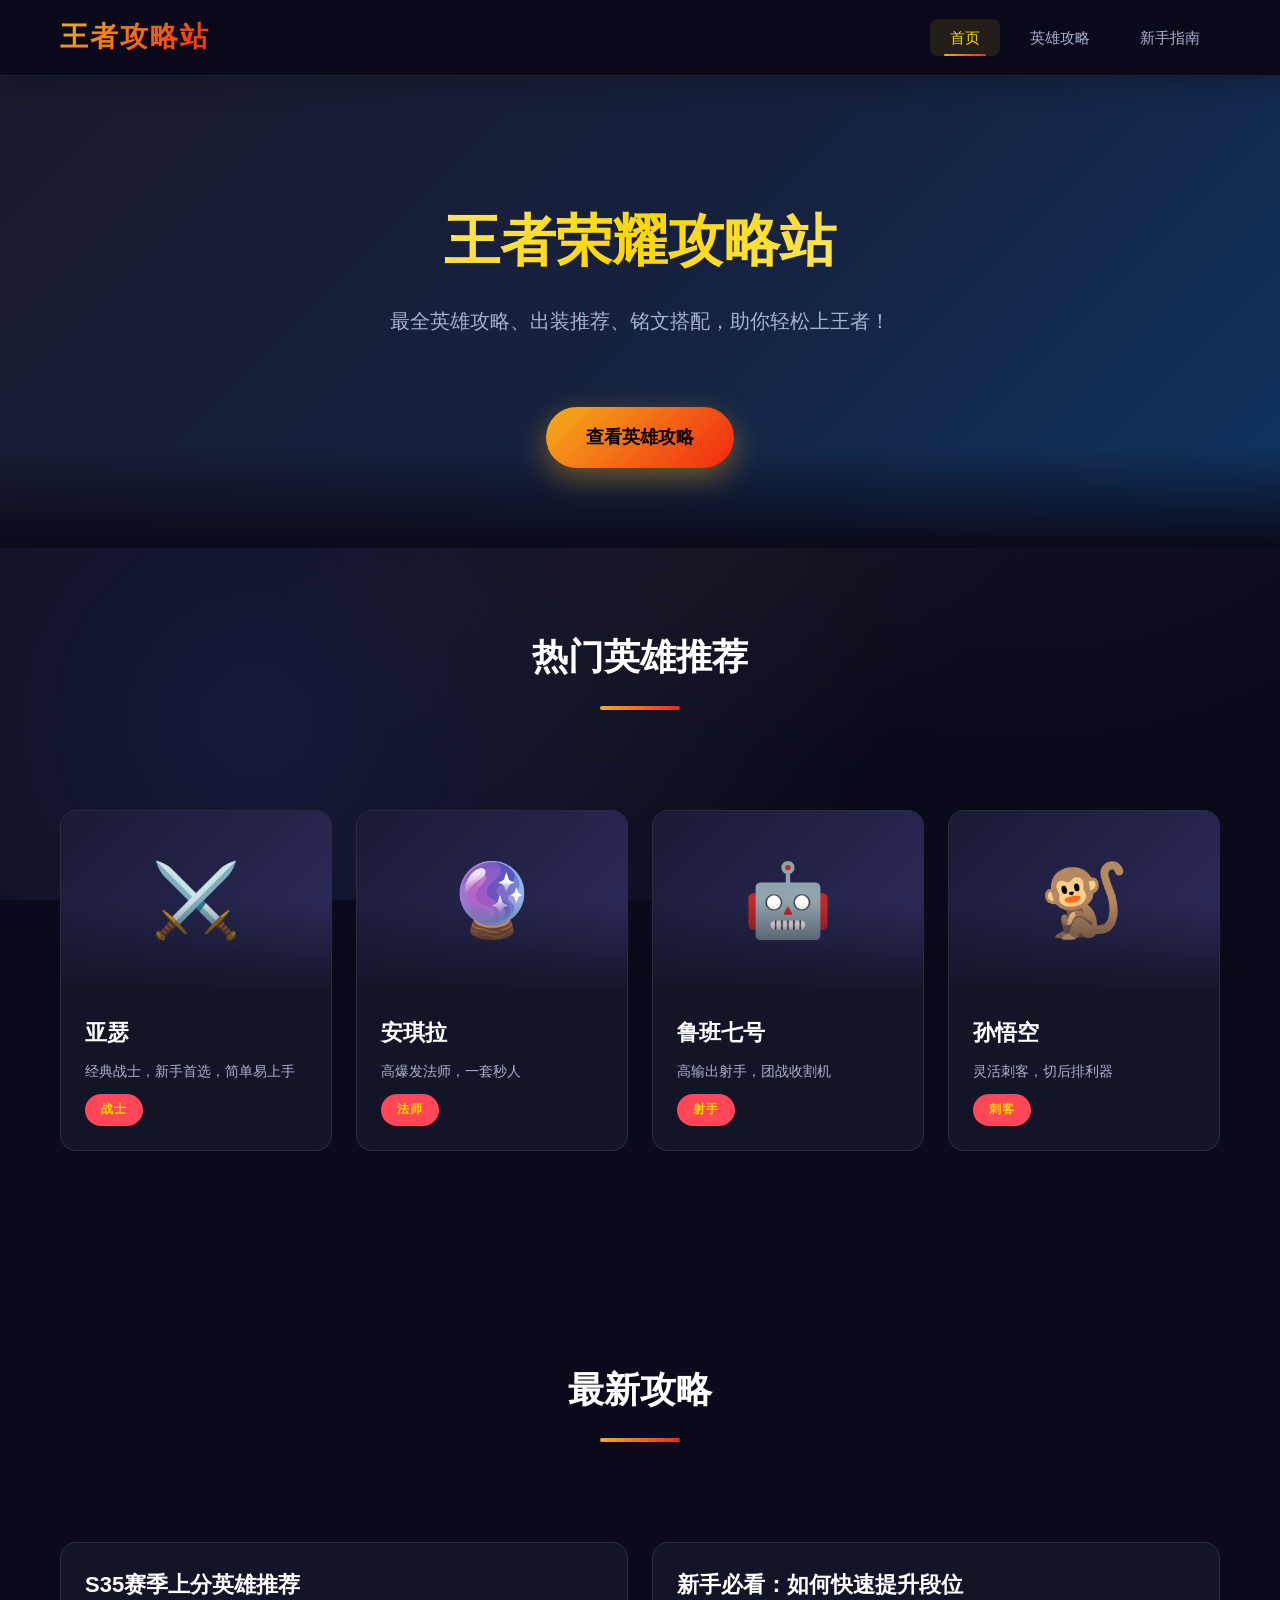
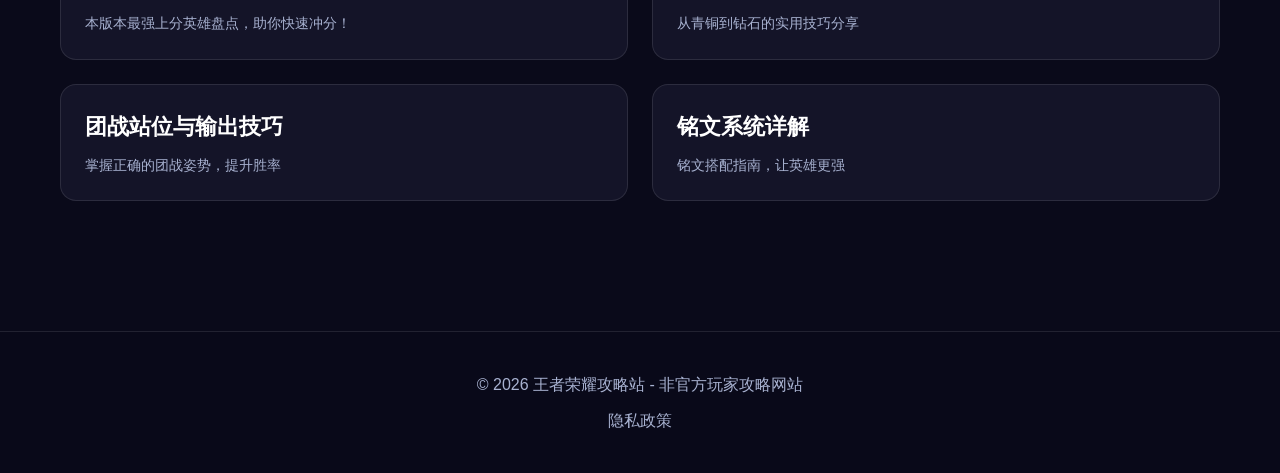
<file: index.html>
<!DOCTYPE html>
<html lang="zh-CN">
<head>
  <meta charset="UTF-8">
  <meta name="viewport" content="width=device-width, initial-scale=1.0">
  <title>王者荣耀攻略站 - 最全游戏攻略</title>
  <link rel="stylesheet" href="css/style.css">
  <link rel="stylesheet" href="css/responsive.css">
  <!-- Google AdSense -->
  <script async src="https://pagead2.googlesyndication.com/pagead/js/adsbygoogle.js?client=ca-pub-你的发布商ID" crossorigin="anonymous"></script>
</head>
<body>
  <!-- 导航栏 -->
  <nav class="navbar">
    <div class="container">
      <div class="logo">王者<span>攻略站</span></div>
      <button class="mobile-menu-btn" onclick="toggleMenu()">☰</button>
      <ul class="nav-links">
        <li><a href="index.html" class="active">首页</a></li>
        <li><a href="heroes.html">英雄攻略</a></li>
        <li><a href="beginner.html">新手指南</a></li>
      </ul>
    </div>
  </nav>

  <!-- Hero Banner -->
  <section class="hero-banner">
    <div class="container">
      <h1>王者荣耀攻略站</h1>
      <p>最全英雄攻略、出装推荐、铭文搭配，助你轻松上王者！</p>
      <a href="heroes.html" class="btn" style="margin-top: 30px;">查看英雄攻略</a>
    </div>
  </section>

  <!-- 热门英雄 -->
  <section class="section">
    <div class="container">
      <h2 class="section-title">热门英雄推荐</h2>
      <div class="grid grid-4">
        <a href="hero-detail.html?hero=亚瑟" class="card hero-card">
          <div class="card-image">⚔️</div>
          <div class="card-content">
            <h3 class="card-title">亚瑟</h3>
            <p class="card-desc">经典战士，新手首选，简单易上手</p>
            <span class="hero-role">战士</span>
          </div>
        </a>
        <a href="hero-detail.html?hero=安琪拉" class="card hero-card">
          <div class="card-image">🔮</div>
          <div class="card-content">
            <h3 class="card-title">安琪拉</h3>
            <p class="card-desc">高爆发法师，一套秒人</p>
            <span class="hero-role">法师</span>
          </div>
        </a>
        <a href="hero-detail.html?hero=鲁班七号" class="card hero-card">
          <div class="card-image">🤖</div>
          <div class="card-content">
            <h3 class="card-title">鲁班七号</h3>
            <p class="card-desc">高输出射手，团战收割机</p>
            <span class="hero-role">射手</span>
          </div>
        </a>
        <a href="hero-detail.html?hero=孙悟空" class="card hero-card">
          <div class="card-image">🐒</div>
          <div class="card-content">
            <h3 class="card-title">孙悟空</h3>
            <p class="card-desc">灵活刺客，切后排利器</p>
            <span class="hero-role">刺客</span>
          </div>
        </a>
      </div>
    </div>
  </section>

  <!-- 最新攻略 -->
  <section class="section" style="background: var(--background-card);">
    <div class="container">
      <h2 class="section-title">最新攻略</h2>
      <div class="grid grid-2">
        <div class="card">
          <div class="card-content">
            <h3 class="card-title">S35赛季上分英雄推荐</h3>
            <p class="card-desc">本版本最强上分英雄盘点，助你快速冲分！</p>
          </div>
        </div>
        <div class="card">
          <div class="card-content">
            <h3 class="card-title">新手必看：如何快速提升段位</h3>
            <p class="card-desc">从青铜到钻石的实用技巧分享</p>
          </div>
        </div>
        <div class="card">
          <div class="card-content">
            <h3 class="card-title">团战站位与输出技巧</h3>
            <p class="card-desc">掌握正确的团战姿势，提升胜率</p>
          </div>
        </div>
        <div class="card">
          <div class="card-content">
            <h3 class="card-title">铭文系统详解</h3>
            <p class="card-desc">铭文搭配指南，让英雄更强</p>
          </div>
        </div>
      </div>
    </div>
  </section>

  <!-- 页脚 -->
  <footer class="footer">
    <div class="container">
      <p>© 2026 王者荣耀攻略站 - 非官方玩家攻略网站</p>
      <p style="margin-top: 10px;">
        <a href="privacy.html" style="color: var(--text-secondary);">隐私政策</a>
      </p>
    </div>
  </footer>

  <script src="js/main.js"></script>
</body>
</html>
</file>
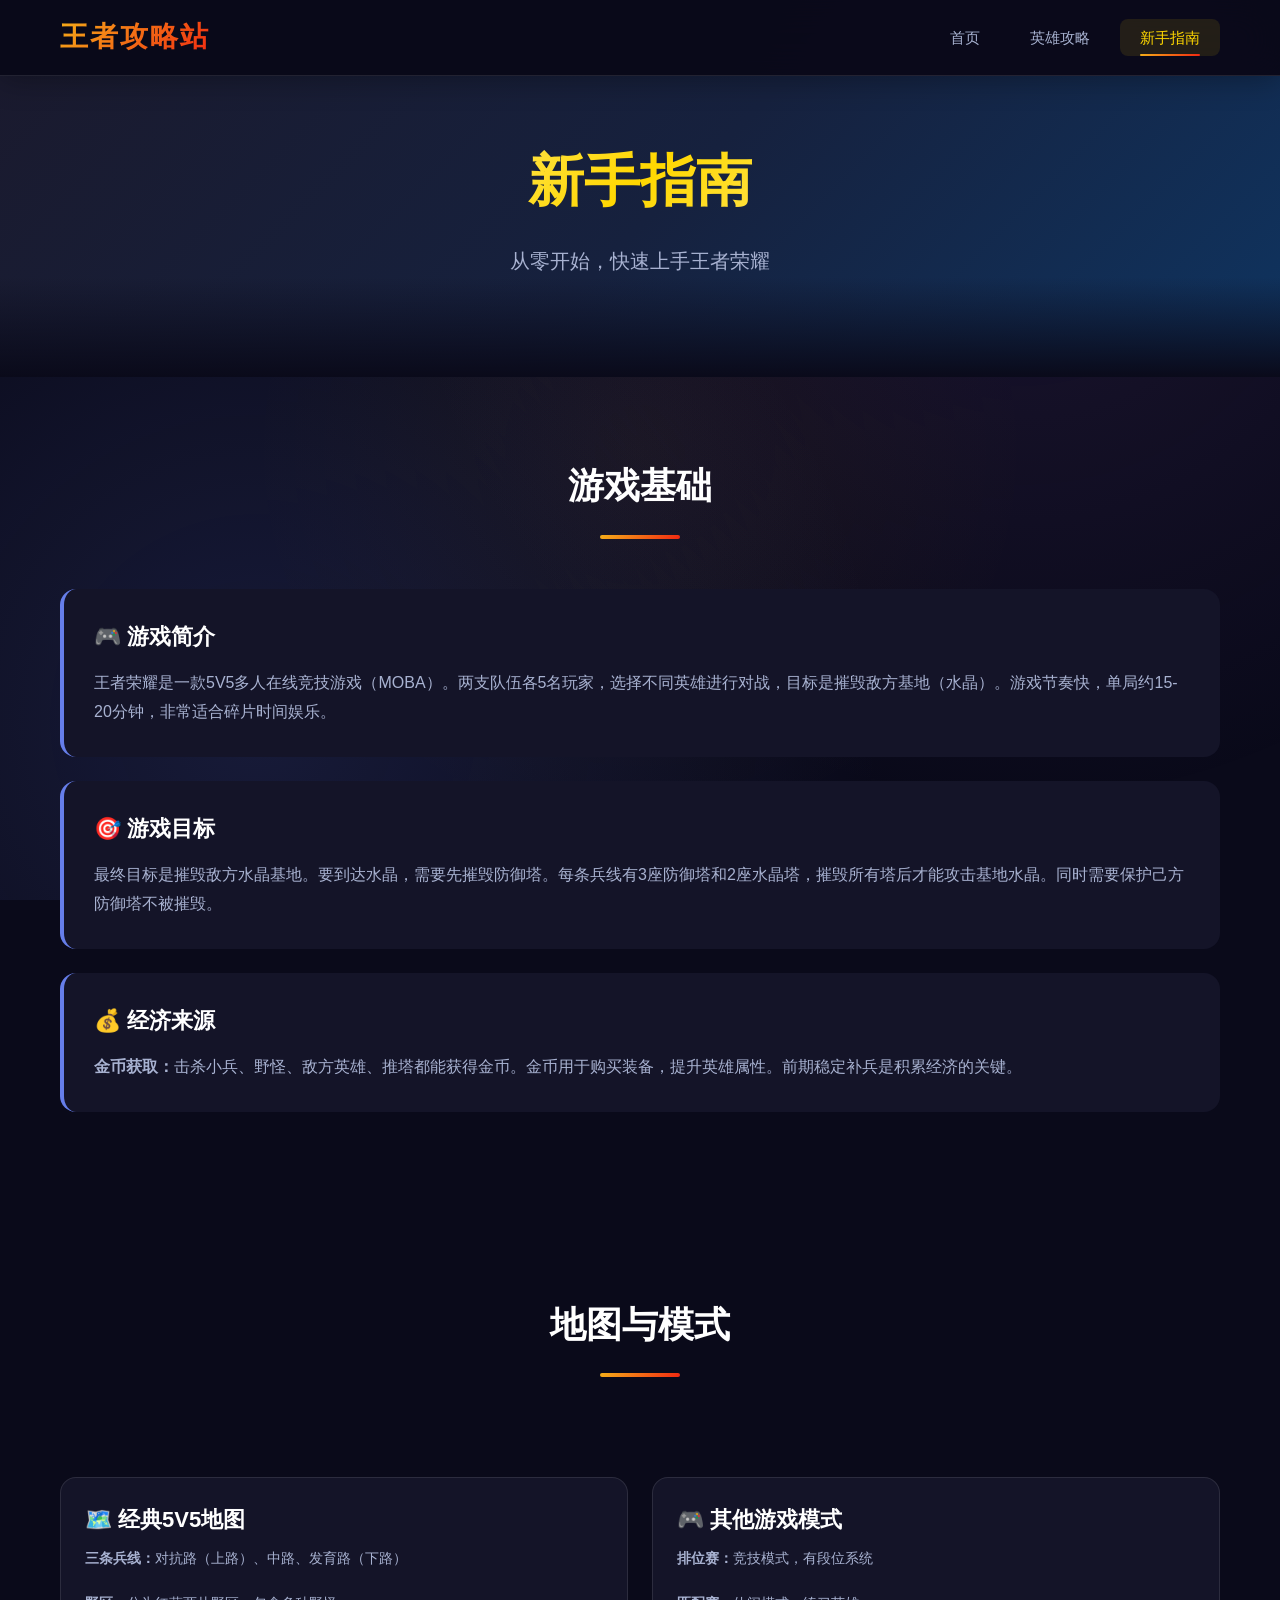
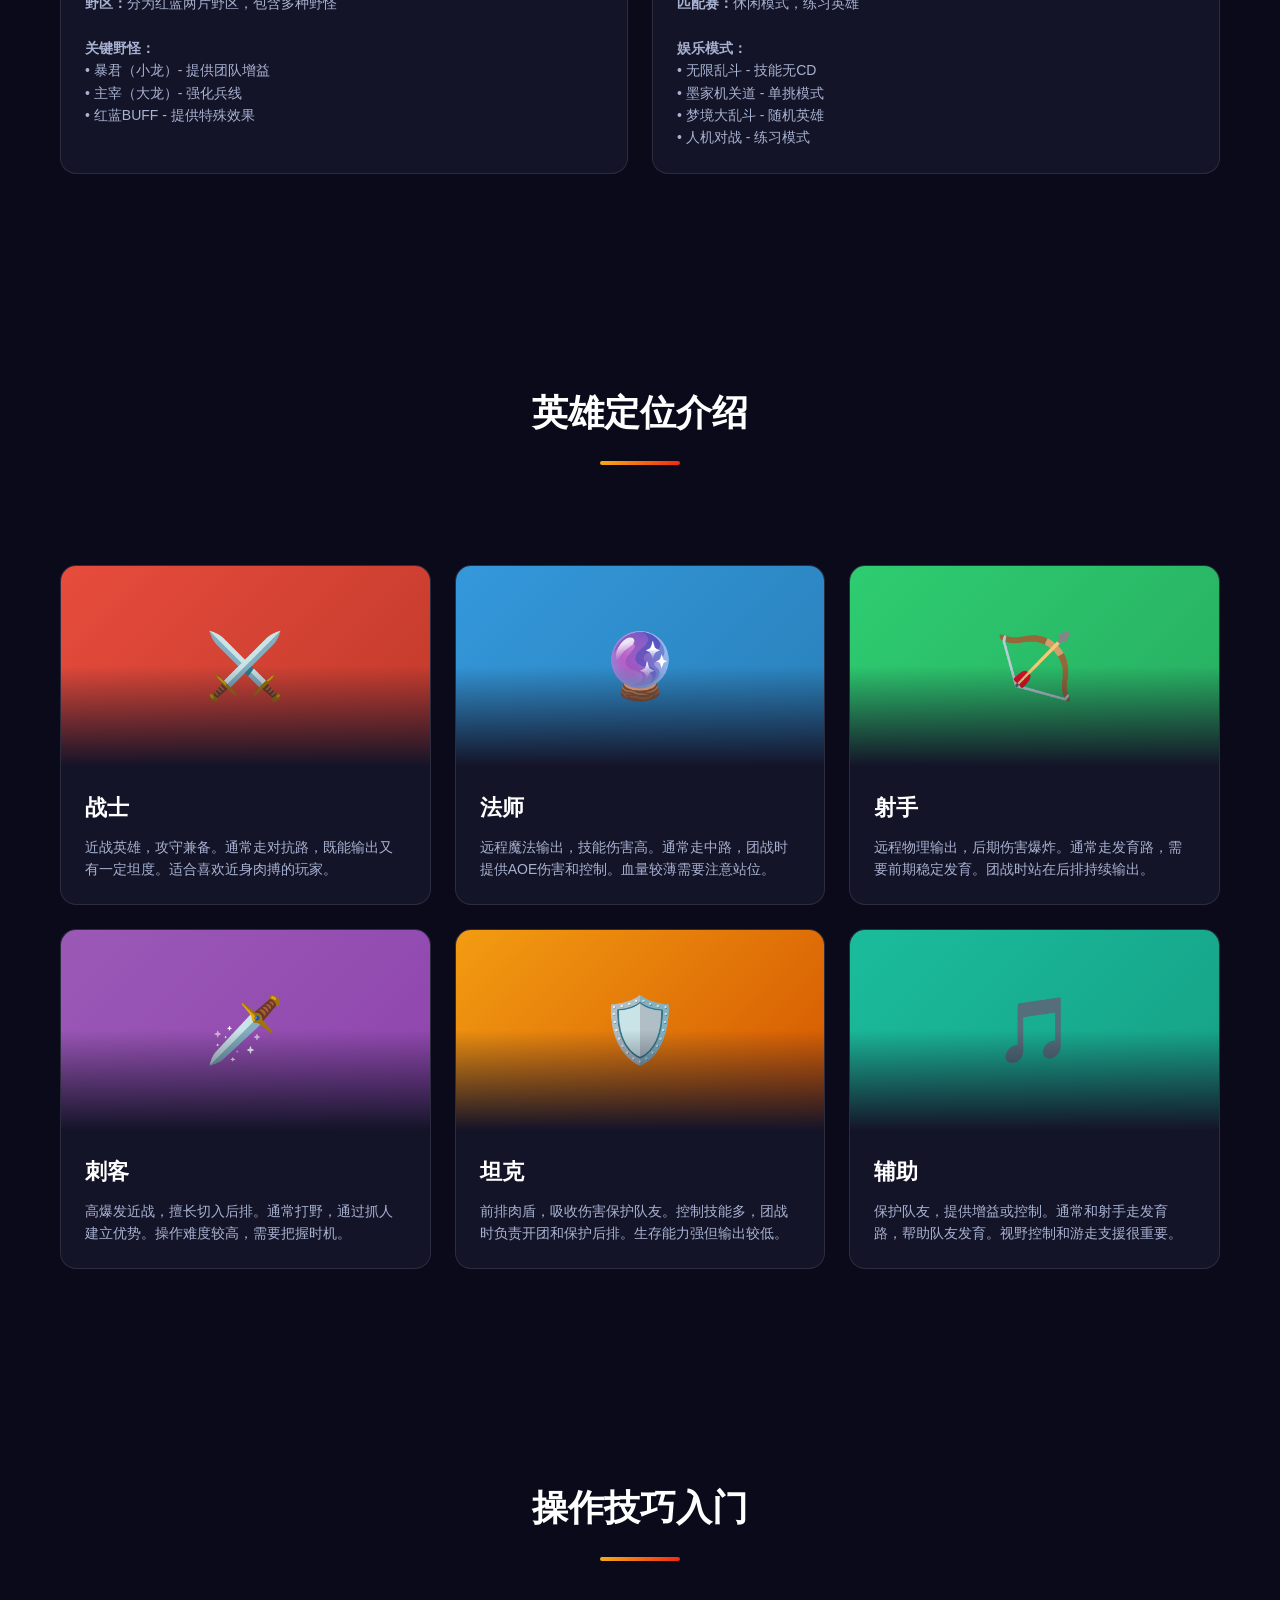
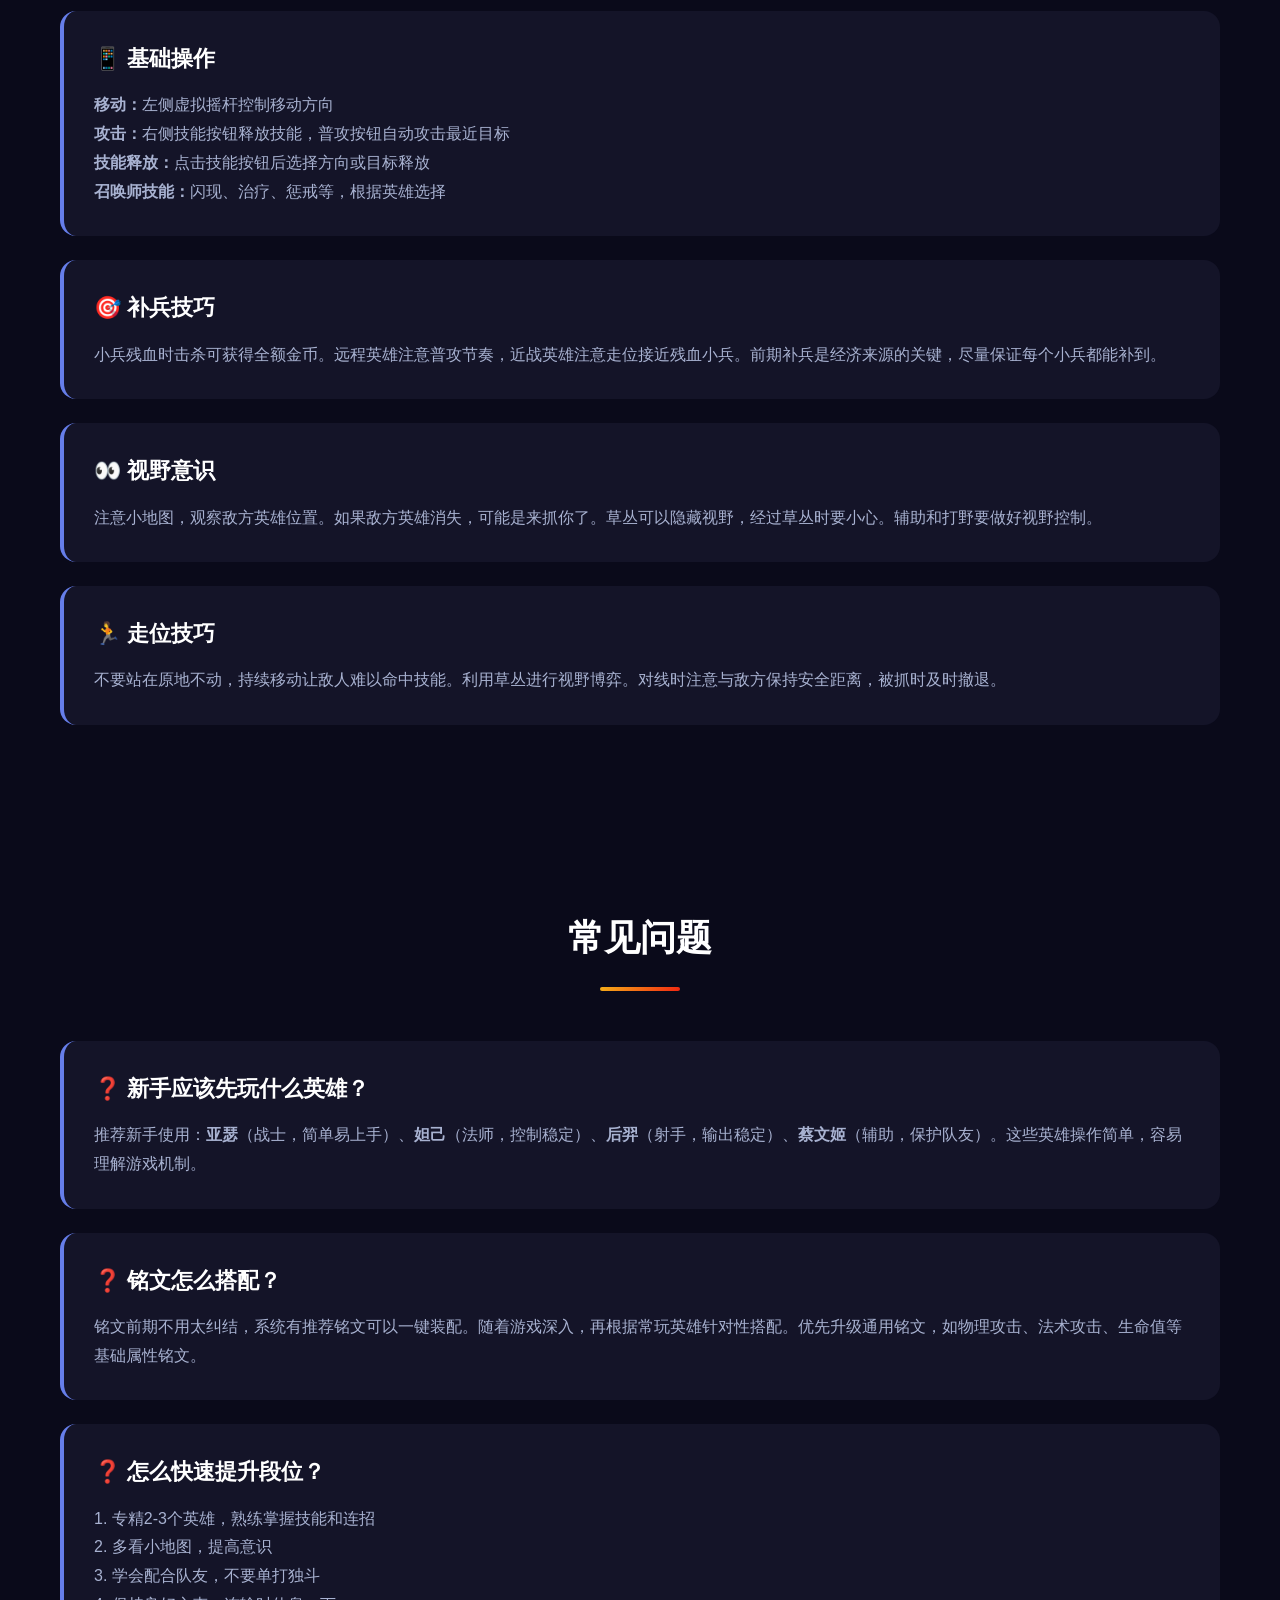
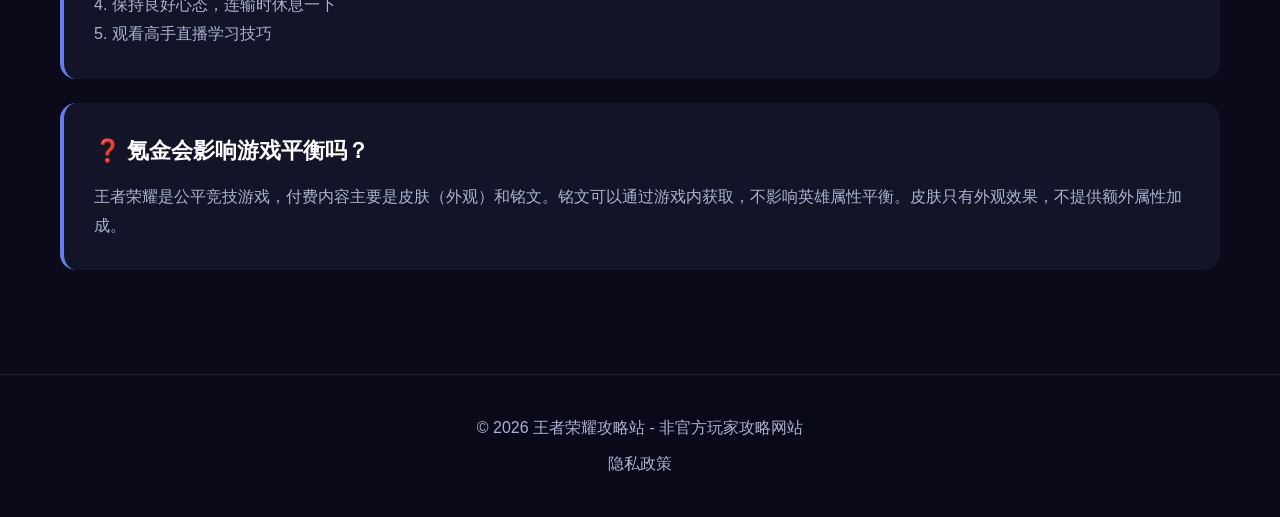
<file: beginner.html>
<!DOCTYPE html>
<html lang="zh-CN">
<head>
  <meta charset="UTF-8">
  <meta name="viewport" content="width=device-width, initial-scale=1.0">
  <title>新手指南 - 王者荣耀攻略站</title>
  <link rel="stylesheet" href="css/style.css">
  <link rel="stylesheet" href="css/responsive.css">
  <!-- Google AdSense -->
  <script async src="https://pagead2.googlesyndication.com/pagead/js/adsbygoogle.js?client=ca-pub-你的发布商ID" crossorigin="anonymous"></script>
</head>
<body>
  <!-- 导航栏 -->
  <nav class="navbar">
    <div class="container">
      <div class="logo">王者<span>攻略站</span></div>
      <button class="mobile-menu-btn" onclick="toggleMenu()">☰</button>
      <ul class="nav-links">
        <li><a href="index.html">首页</a></li>
        <li><a href="heroes.html">英雄攻略</a></li>
        <li><a href="beginner.html" class="active">新手指南</a></li>
      </ul>
    </div>
  </nav>

  <!-- 页面标题 -->
  <section class="hero-banner" style="padding: 60px 0;">
    <div class="container">
      <h1>新手指南</h1>
      <p>从零开始，快速上手王者荣耀</p>
    </div>
  </section>

  <!-- 游戏基础 -->
  <section class="section">
    <div class="container">
      <h2 class="section-title">游戏基础</h2>
      <div class="guide-list">
        <div class="guide-item">
          <h3>🎮 游戏简介</h3>
          <p>王者荣耀是一款5V5多人在线竞技游戏（MOBA）。两支队伍各5名玩家，选择不同英雄进行对战，目标是摧毁敌方基地（水晶）。游戏节奏快，单局约15-20分钟，非常适合碎片时间娱乐。</p>
        </div>
        <div class="guide-item">
          <h3>🎯 游戏目标</h3>
          <p>最终目标是摧毁敌方水晶基地。要到达水晶，需要先摧毁防御塔。每条兵线有3座防御塔和2座水晶塔，摧毁所有塔后才能攻击基地水晶。同时需要保护己方防御塔不被摧毁。</p>
        </div>
        <div class="guide-item">
          <h3>💰 经济来源</h3>
          <p><strong>金币获取：</strong>击杀小兵、野怪、敌方英雄、推塔都能获得金币。金币用于购买装备，提升英雄属性。前期稳定补兵是积累经济的关键。</p>
        </div>
      </div>
    </div>
  </section>

  <!-- 地图介绍 -->
  <section class="section" style="background: var(--background-card);">
    <div class="container">
      <h2 class="section-title">地图与模式</h2>
      <div class="grid grid-2">
        <div class="card">
          <div class="card-content">
            <h3 class="card-title">🗺️ 经典5V5地图</h3>
            <p class="card-desc"><strong>三条兵线：</strong>对抗路（上路）、中路、发育路（下路）<br><br>
            <strong>野区：</strong>分为红蓝两片野区，包含多种野怪<br><br>
            <strong>关键野怪：</strong><br>
            • 暴君（小龙）- 提供团队增益<br>
            • 主宰（大龙）- 强化兵线<br>
            • 红蓝BUFF - 提供特殊效果</p>
          </div>
        </div>
        <div class="card">
          <div class="card-content">
            <h3 class="card-title">🎮 其他游戏模式</h3>
            <p class="card-desc"><strong>排位赛：</strong>竞技模式，有段位系统<br><br>
            <strong>匹配赛：</strong>休闲模式，练习英雄<br><br>
            <strong>娱乐模式：</strong><br>
            • 无限乱斗 - 技能无CD<br>
            • 墨家机关道 - 单挑模式<br>
            • 梦境大乱斗 - 随机英雄<br>
            • 人机对战 - 练习模式</p>
          </div>
        </div>
      </div>
    </div>
  </section>

  <!-- 英雄定位 -->
  <section class="section">
    <div class="container">
      <h2 class="section-title">英雄定位介绍</h2>
      <div class="grid grid-3">
        <div class="card">
          <div class="card-image" style="background: linear-gradient(135deg, #e74c3c, #c0392b);">⚔️</div>
          <div class="card-content">
            <h3 class="card-title">战士</h3>
            <p class="card-desc">近战英雄，攻守兼备。通常走对抗路，既能输出又有一定坦度。适合喜欢近身肉搏的玩家。</p>
          </div>
        </div>
        <div class="card">
          <div class="card-image" style="background: linear-gradient(135deg, #3498db, #2980b9);">🔮</div>
          <div class="card-content">
            <h3 class="card-title">法师</h3>
            <p class="card-desc">远程魔法输出，技能伤害高。通常走中路，团战时提供AOE伤害和控制。血量较薄需要注意站位。</p>
          </div>
        </div>
        <div class="card">
          <div class="card-image" style="background: linear-gradient(135deg, #2ecc71, #27ae60);">🏹</div>
          <div class="card-content">
            <h3 class="card-title">射手</h3>
            <p class="card-desc">远程物理输出，后期伤害爆炸。通常走发育路，需要前期稳定发育。团战时站在后排持续输出。</p>
          </div>
        </div>
        <div class="card">
          <div class="card-image" style="background: linear-gradient(135deg, #9b59b6, #8e44ad);">🗡️</div>
          <div class="card-content">
            <h3 class="card-title">刺客</h3>
            <p class="card-desc">高爆发近战，擅长切入后排。通常打野，通过抓人建立优势。操作难度较高，需要把握时机。</p>
          </div>
        </div>
        <div class="card">
          <div class="card-image" style="background: linear-gradient(135deg, #f39c12, #d35400);">🛡️</div>
          <div class="card-content">
            <h3 class="card-title">坦克</h3>
            <p class="card-desc">前排肉盾，吸收伤害保护队友。控制技能多，团战时负责开团和保护后排。生存能力强但输出较低。</p>
          </div>
        </div>
        <div class="card">
          <div class="card-image" style="background: linear-gradient(135deg, #1abc9c, #16a085);">🎵</div>
          <div class="card-content">
            <h3 class="card-title">辅助</h3>
            <p class="card-desc">保护队友，提供增益或控制。通常和射手走发育路，帮助队友发育。视野控制和游走支援很重要。</p>
          </div>
        </div>
      </div>
    </div>
  </section>

  <!-- 操作技巧 -->
  <section class="section" style="background: var(--background-card);">
    <div class="container">
      <h2 class="section-title">操作技巧入门</h2>
      <div class="guide-list">
        <div class="guide-item">
          <h3>📱 基础操作</h3>
          <p><strong>移动：</strong>左侧虚拟摇杆控制移动方向<br>
          <strong>攻击：</strong>右侧技能按钮释放技能，普攻按钮自动攻击最近目标<br>
          <strong>技能释放：</strong>点击技能按钮后选择方向或目标释放<br>
          <strong>召唤师技能：</strong>闪现、治疗、惩戒等，根据英雄选择</p>
        </div>
        <div class="guide-item">
          <h3>🎯 补兵技巧</h3>
          <p>小兵残血时击杀可获得全额金币。远程英雄注意普攻节奏，近战英雄注意走位接近残血小兵。前期补兵是经济来源的关键，尽量保证每个小兵都能补到。</p>
        </div>
        <div class="guide-item">
          <h3>👀 视野意识</h3>
          <p>注意小地图，观察敌方英雄位置。如果敌方英雄消失，可能是来抓你了。草丛可以隐藏视野，经过草丛时要小心。辅助和打野要做好视野控制。</p>
        </div>
        <div class="guide-item">
          <h3>🏃 走位技巧</h3>
          <p>不要站在原地不动，持续移动让敌人难以命中技能。利用草丛进行视野博弈。对线时注意与敌方保持安全距离，被抓时及时撤退。</p>
        </div>
      </div>
    </div>
  </section>

  <!-- 常见问题 -->
  <section class="section">
    <div class="container">
      <h2 class="section-title">常见问题</h2>
      <div class="guide-list">
        <div class="guide-item">
          <h3>❓ 新手应该先玩什么英雄？</h3>
          <p>推荐新手使用：<strong>亚瑟</strong>（战士，简单易上手）、<strong>妲己</strong>（法师，控制稳定）、<strong>后羿</strong>（射手，输出稳定）、<strong>蔡文姬</strong>（辅助，保护队友）。这些英雄操作简单，容易理解游戏机制。</p>
        </div>
        <div class="guide-item">
          <h3>❓ 铭文怎么搭配？</h3>
          <p>铭文前期不用太纠结，系统有推荐铭文可以一键装配。随着游戏深入，再根据常玩英雄针对性搭配。优先升级通用铭文，如物理攻击、法术攻击、生命值等基础属性铭文。</p>
        </div>
        <div class="guide-item">
          <h3>❓ 怎么快速提升段位？</h3>
          <p>1. 专精2-3个英雄，熟练掌握技能和连招<br>
          2. 多看小地图，提高意识<br>
          3. 学会配合队友，不要单打独斗<br>
          4. 保持良好心态，连输时休息一下<br>
          5. 观看高手直播学习技巧</p>
        </div>
        <div class="guide-item">
          <h3>❓ 氪金会影响游戏平衡吗？</h3>
          <p>王者荣耀是公平竞技游戏，付费内容主要是皮肤（外观）和铭文。铭文可以通过游戏内获取，不影响英雄属性平衡。皮肤只有外观效果，不提供额外属性加成。</p>
        </div>
      </div>
    </div>
  </section>

  <!-- 页脚 -->
  <footer class="footer">
    <div class="container">
      <p>© 2026 王者荣耀攻略站 - 非官方玩家攻略网站</p>
      <p style="margin-top: 10px;">
        <a href="privacy.html" style="color: var(--text-secondary);">隐私政策</a>
      </p>
    </div>
  </footer>

  <script src="js/main.js"></script>
</body>
</html>
</file>
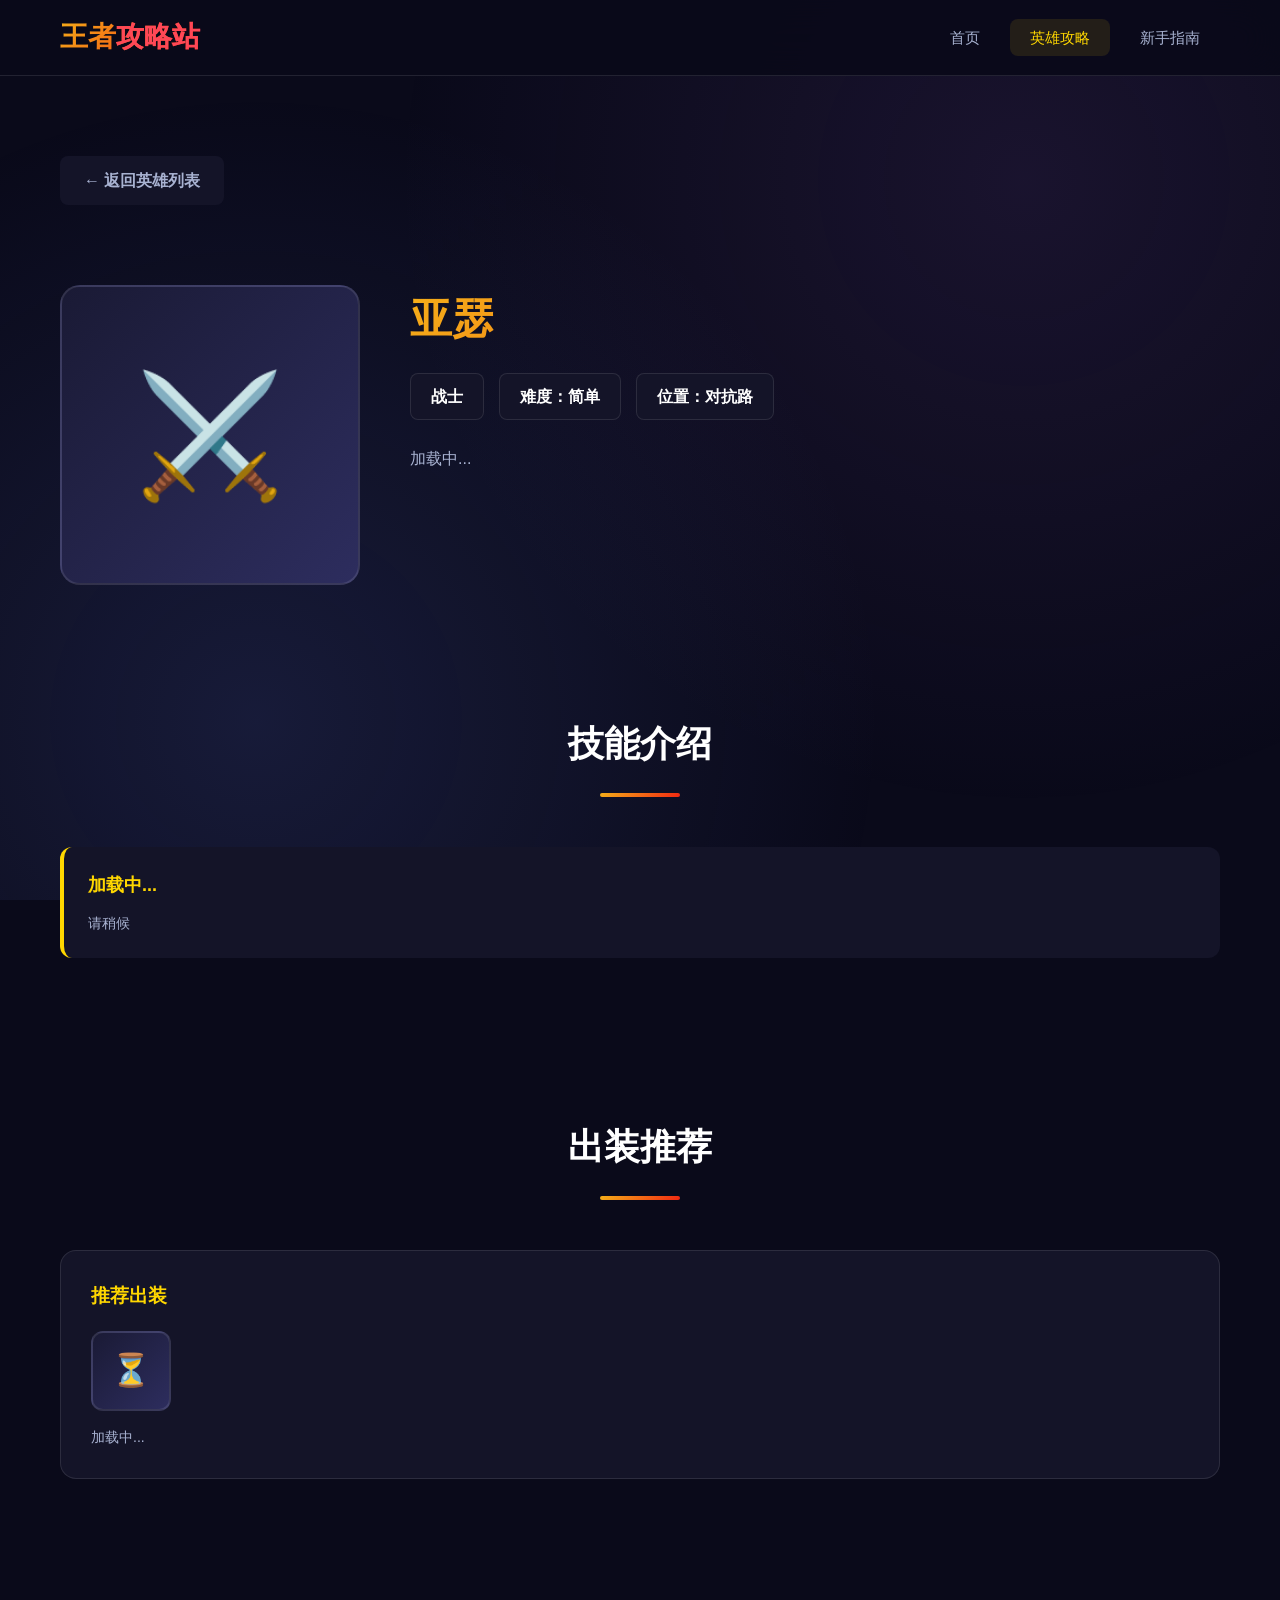
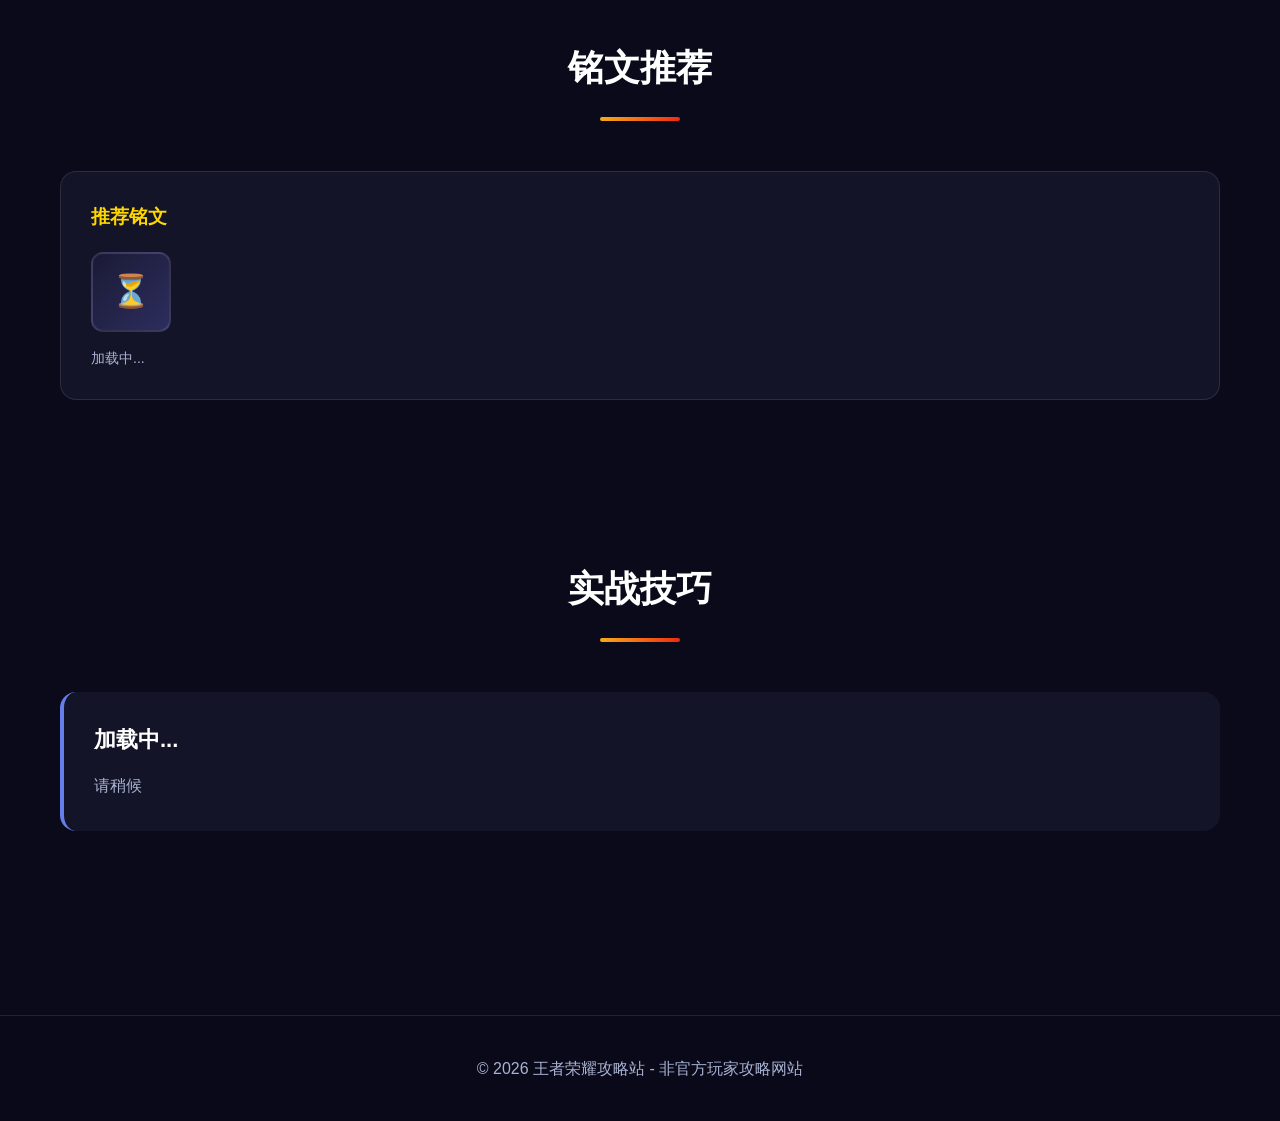
<file: hero-detail-inline.html>
<!DOCTYPE html>
<html lang="zh-CN">
<head>
  <meta charset="UTF-8">
  <meta name="viewport" content="width=device-width, initial-scale=1.0">
  <title>英雄详情 - 王者荣耀攻略站</title>
  <style>
    :root {
      --primary-gradient: linear-gradient(135deg, #667eea 0%, #764ba2 100%);
      --gold-gradient: linear-gradient(135deg, #f5af19 0%, #f12711 100%);
      --dark-bg: #0a0a1a;
      --card-bg: #141428;
      --card-hover: #1a1a35;
      --text-primary: #ffffff;
      --text-secondary: #a8b2d1;
      --accent-gold: #ffd700;
      --accent-red: #ff4757;
      --accent-blue: #667eea;
      --border-subtle: rgba(255, 255, 255, 0.1);
      --shadow-glow: 0 0 30px rgba(102, 126, 234, 0.3);
      --shadow-card: 0 10px 40px rgba(0, 0, 0, 0.4);
    }

    * { margin: 0; padding: 0; box-sizing: border-box; }

    body {
      font-family: 'Microsoft YaHei', 'PingFang SC', -apple-system, sans-serif;
      background: var(--dark-bg);
      color: var(--text-primary);
      line-height: 1.6;
      overflow-x: hidden;
    }

    body::before {
      content: '';
      position: fixed;
      top: 0; left: 0;
      width: 100%; height: 100%;
      background:
        radial-gradient(circle at 20% 80%, rgba(102, 126, 234, 0.15) 0%, transparent 50%),
        radial-gradient(circle at 80% 20%, rgba(118, 75, 162, 0.15) 0%, transparent 50%);
      z-index: -1;
    }

    a {
      text-decoration: none;
      color: var(--accent-gold);
      transition: all 0.3s ease;
    }

    a:hover {
      color: #fff;
      text-shadow: 0 0 10px rgba(255, 215, 0, 0.5);
    }

    .container { max-width: 1200px; margin: 0 auto; padding: 0 20px; }

    .navbar {
      background: rgba(10, 10, 26, 0.95);
      backdrop-filter: blur(20px);
      padding: 15px 0;
      position: sticky;
      top: 0;
      z-index: 1000;
      border-bottom: 1px solid var(--border-subtle);
    }

    .navbar .container {
      display: flex;
      justify-content: space-between;
      align-items: center;
    }

    .logo {
      font-size: 28px;
      font-weight: 800;
      background: var(--gold-gradient);
      -webkit-background-clip: text;
      -webkit-text-fill-color: transparent;
    }

    .nav-links { display: flex; list-style: none; gap: 10px; }

    .nav-links a {
      color: var(--text-secondary);
      font-size: 15px;
      padding: 10px 20px;
      border-radius: 8px;
      font-weight: 500;
    }

    .nav-links a:hover, .nav-links a.active {
      color: var(--accent-gold);
      background: rgba(255, 215, 0, 0.1);
    }

    .mobile-menu-btn {
      display: none;
      background: none;
      border: none;
      color: var(--text-primary);
      font-size: 28px;
      cursor: pointer;
    }

    .section { padding: 80px 0; }

    .section-title {
      text-align: center;
      font-size: 36px;
      font-weight: 800;
      color: var(--text-primary);
      margin-bottom: 50px;
    }

    .section-title::after {
      content: '';
      display: block;
      width: 80px;
      height: 4px;
      background: var(--gold-gradient);
      margin: 20px auto;
      border-radius: 2px;
    }

    .back-btn {
      display: inline-flex;
      align-items: center;
      gap: 10px;
      color: var(--text-secondary);
      margin-bottom: 30px;
      padding: 12px 24px;
      background: var(--card-bg);
      border-radius: 8px;
      font-weight: 600;
      transition: all 0.3s ease;
    }

    .back-btn:hover {
      color: var(--accent-gold);
      transform: translateX(-5px);
    }

    .detail-header {
      display: flex;
      gap: 50px;
      padding: 50px 0;
      align-items: flex-start;
    }

    .detail-image {
      width: 300px;
      height: 300px;
      background: linear-gradient(135deg, #1a1a35 0%, #2d2d5e 100%);
      border-radius: 20px;
      display: flex;
      align-items: center;
      justify-content: center;
      font-size: 120px;
      flex-shrink: 0;
      border: 2px solid var(--border-subtle);
    }

    .detail-info { flex: 1; }

    .detail-title {
      font-size: 42px;
      font-weight: 800;
      background: var(--gold-gradient);
      -webkit-background-clip: text;
      -webkit-text-fill-color: transparent;
      margin-bottom: 20px;
    }

    .detail-meta {
      display: flex;
      gap: 15px;
      margin-bottom: 25px;
      flex-wrap: wrap;
    }

    .meta-item {
      padding: 10px 20px;
      background: var(--card-bg);
      border-radius: 8px;
      font-weight: 600;
      border: 1px solid var(--border-subtle);
    }

    .detail-desc {
      color: var(--text-secondary);
      font-size: 16px;
      line-height: 1.8;
    }

    .skills-grid {
      display: grid;
      grid-template-columns: repeat(auto-fit, minmax(280px, 1fr));
      gap: 20px;
      margin-top: 30px;
    }

    .skill-card {
      background: var(--card-bg);
      padding: 24px;
      border-radius: 12px;
      border-left: 4px solid var(--accent-gold);
      transition: all 0.3s ease;
    }

    .skill-card:hover {
      transform: translateX(5px);
      border-left-color: var(--accent-red);
    }

    .skill-name {
      color: var(--accent-gold);
      font-size: 18px;
      font-weight: 700;
      margin-bottom: 12px;
    }

    .card-desc {
      color: var(--text-secondary);
      font-size: 14px;
      line-height: 1.6;
    }

    .build-section {
      background: var(--card-bg);
      padding: 30px;
      border-radius: 16px;
      margin-top: 30px;
      border: 1px solid var(--border-subtle);
    }

    .build-items {
      display: flex;
      gap: 15px;
      flex-wrap: wrap;
      margin-top: 20px;
    }

    .build-item {
      width: 80px;
      height: 80px;
      background: linear-gradient(135deg, #1a1a35 0%, #2d2d5e 100%);
      border-radius: 12px;
      display: flex;
      align-items: center;
      justify-content: center;
      font-size: 32px;
      border: 2px solid var(--border-subtle);
      transition: all 0.3s ease;
      cursor: pointer;
    }

    .build-item:hover {
      transform: scale(1.1);
      border-color: var(--accent-gold);
      box-shadow: 0 0 20px rgba(255, 215, 0, 0.3);
    }

    .guide-list { list-style: none; }

    .guide-item {
      background: var(--card-bg);
      padding: 30px;
      border-radius: 16px;
      margin-bottom: 24px;
      border-left: 4px solid var(--accent-blue);
      transition: all 0.3s ease;
    }

    .guide-item:hover {
      transform: translateX(5px);
      border-left-color: var(--accent-gold);
    }

    .guide-item h3 {
      color: var(--text-primary);
      font-size: 22px;
      font-weight: 700;
      margin-bottom: 15px;
    }

    .guide-item p {
      color: var(--text-secondary);
      line-height: 1.8;
    }

    .footer {
      background: rgba(10, 10, 26, 0.95);
      padding: 40px 0;
      text-align: center;
      color: var(--text-secondary);
      border-top: 1px solid var(--border-subtle);
    }

    @media (max-width: 768px) {
      .navbar .container { flex-direction: row; justify-content: space-between; }
      .mobile-menu-btn { display: block; }
      .nav-links {
        display: none;
        position: absolute;
        top: 100%;
        left: 0;
        width: 100%;
        background: rgba(10, 10, 26, 0.98);
        flex-direction: column;
        align-items: center;
        padding: 20px 0;
        border-bottom: 1px solid var(--border-subtle);
      }
      .nav-links.active { display: flex; }
      .nav-links a { width: 90%; text-align: center; padding: 15px; }
      .detail-header { flex-direction: column; align-items: center; text-align: center; }
      .detail-image { width: 200px; height: 200px; font-size: 80px; }
      .detail-title { font-size: 32px; }
      .detail-meta { justify-content: center; }
      .build-items { justify-content: center; }
      .build-item { width: 65px; height: 65px; font-size: 28px; }
      .skills-grid { grid-template-columns: 1fr; }
    }
  </style>
</head>
<body>
  <nav class="navbar">
    <div class="container">
      <div class="logo">王者<span style="-webkit-text-fill-color: #ff4757;">攻略站</span></div>
      <button class="mobile-menu-btn" onclick="toggleMenu()">☰</button>
      <ul class="nav-links">
        <li><a href="index.html">首页</a></li>
        <li><a href="heroes.html" class="active">英雄攻略</a></li>
        <li><a href="beginner.html">新手指南</a></li>
      </ul>
    </div>
  </nav>

  <section class="section">
    <div class="container">
      <a href="heroes.html" class="back-btn">← 返回英雄列表</a>

      <div class="detail-header">
        <div class="detail-image" id="heroIcon">⚔️</div>
        <div class="detail-info">
          <h1 class="detail-title" id="heroName">亚瑟</h1>
          <div class="detail-meta">
            <span class="meta-item" id="heroRole">战士</span>
            <span class="meta-item" id="heroDifficulty">难度：简单</span>
            <span class="meta-item" id="heroLane">位置：对抗路</span>
          </div>
          <p class="detail-desc" id="heroDesc">加载中...</p>
        </div>
      </div>

      <div class="section">
        <h2 class="section-title">技能介绍</h2>
        <div class="skills-grid" id="skillsList">
          <div class="skill-card">
            <h4 class="skill-name">加载中...</h4>
            <p class="card-desc">请稍候</p>
          </div>
        </div>
      </div>

      <div class="section">
        <h2 class="section-title">出装推荐</h2>
        <div class="build-section">
          <h3 style="color: #ffd700; margin-bottom: 15px;">推荐出装</h3>
          <div class="build-items" id="buildItems">
            <div class="build-item">⏳</div>
          </div>
          <p class="card-desc" style="margin-top: 15px;" id="buildDesc">加载中...</p>
        </div>
      </div>

      <div class="section">
        <h2 class="section-title">铭文推荐</h2>
        <div class="build-section">
          <h3 style="color: #ffd700; margin-bottom: 15px;">推荐铭文</h3>
          <div class="build-items" id="runeItems">
            <div class="build-item">⏳</div>
          </div>
          <p class="card-desc" style="margin-top: 15px;" id="runeDesc">加载中...</p>
        </div>
      </div>

      <div class="section">
        <h2 class="section-title">实战技巧</h2>
        <div class="guide-list" id="tipsList">
          <div class="guide-item">
            <h3>加载中...</h3>
            <p>请稍候</p>
          </div>
        </div>
      </div>
    </div>
  </section>

  <footer class="footer">
    <div class="container">
      <p>© 2026 王者荣耀攻略站 - 非官方玩家攻略网站</p>
    </div>
  </footer>

  <script>
    // 英雄数据
    const heroData = {
      '亚瑟': {
        icon: '⚔️', role: '战士', difficulty: '简单', lane: '对抗路',
        desc: '亚瑟是一名经典的战士英雄，拥有较高的生存能力和持续输出能力。技能简单易懂，非常适合新手玩家使用。被动技能提供持续回复，让他在对线期有很强的续航能力。',
        skills: [
          { name: '被动 - 圣光守护', desc: '亚瑟获得圣光守护，每2秒回复自身最大生命值1%' },
          { name: '一技能 - 誓约之盾', desc: '亚瑟举盾冲锋，增加移速并强化下一次普攻，造成沉默效果' },
          { name: '二技能 - 回旋打击', desc: '亚瑟召唤圣盾围绕自身旋转，对周围敌人持续造成伤害' },
          { name: '大招 - 圣剑裁决', desc: '亚瑟跳跃至目标位置，对范围内敌人造成伤害并击飞' }
        ],
        build: ['🔥', '👢', '🪓', '❄️', '🧙', '🛡️'],
        buildNames: ['红莲斗篷', '抵抗之靴', '暗影战斧', '冰痕之握', '魔女斗篷', '不祥征兆'],
        buildDesc: '以肉装为主，兼顾冷却缩减，提升生存能力和技能释放频率',
        runes: ['📗', '📘', '📙'],
        runeNames: ['异变 x10', '鹰眼 x10', '隐匿 x10'],
        runeDesc: '物理攻击 +29，物理穿透 +100，移速 +10%',
        tips: [
          { title: '对线技巧', content: '利用被动回复持续消耗对手，一技能沉默后接二技能打出连招伤害。' },
          { title: '团战思路', content: '团战时利用大招先手开团，跳入敌方后排吸收伤害。' },
          { title: '连招技巧', content: '基础连招：一技能加速 → 普攻沉默 → 二技能持续伤害 → 大招收割。' }
        ]
      },
      '花木兰': {
        icon: '🌸', role: '战士', difficulty: '困难', lane: '对抗路',
        desc: '花木兰是一名双形态战士，轻剑形态灵活高伤害，重剑形态霸体高爆发。操作难度较高，但上限极高。',
        skills: [
          { name: '被动 - 花木兰', desc: '轻剑形态：攻速快，技能灵活。重剑形态：霸体，高爆发。' },
          { name: '一技能 - 空裂斩', desc: '轻剑：向前突进斩击。重剑：蓄力后挥砍，造成高额伤害。' },
          { name: '二技能 - 旋舞之华', desc: '轻剑：扔出轻剑造成伤害。重剑：旋转攻击周围敌人。' },
          { name: '大招 - 绽放刀锋', desc: '切换形态，轻剑变重剑，重剑变轻剑。' }
        ],
        build: ['👟', '🗡️', '⚡', '💀', '🛡️', '🔮'],
        buildNames: ['抵抗之靴', '暗影战斧', '破军', '碎星锤', '名刀', '宗师之力'],
        buildDesc: '穿透爆发流出装，最大化重剑形态的爆发伤害',
        runes: ['📗', '📘', '📙'],
        runeNames: ['异变 x10', '鹰眼 x10', '隐匿 x10'],
        runeDesc: '物理攻击 +29，物理穿透 +100，移速 +10%',
        tips: [
          { title: '对线技巧', content: '利用轻剑形态的灵活性消耗对手，找机会切换重剑打爆发。' },
          { title: '团战思路', content: '轻剑形态找机会切入，重剑形态打爆发和控制。' },
          { title: '连招技巧', content: '轻剑2技能 → 1技能突进 → 大招切换重剑 → 1技能蓄力斩。' }
        ]
      },
      '安琪拉': {
        icon: '🔮', role: '法师', difficulty: '简单', lane: '中路',
        desc: '安琪拉是一名高爆发法师，拥有强大的控制和瞬间秒杀能力。二技能命中后接大招可以轻松秒杀脆皮英雄。',
        skills: [
          { name: '被动 - 咒术火焰', desc: '技能命中敌人会叠加灼烧效果，最多3层，造成持续伤害。' },
          { name: '一技能 - 火球术', desc: '释放5颗火球，对敌人造成法术伤害。' },
          { name: '二技能 - 混沌火种', desc: '释放火种，对命中的敌人造成眩晕效果。' },
          { name: '大招 - 炽热光辉', desc: '释放强力光束，持续对路径上敌人造成高额法术伤害。' }
        ],
        build: ['📖', '👟', '🔮', '💀', '🎩', '📕'],
        buildNames: ['秘法之靴', '噬神之书', '回响之杖', '博学者之怒', '虚无法杖', '贤者之书'],
        buildDesc: '全法术输出装，最大化技能伤害',
        runes: ['📕', '📘', '📗'],
        runeNames: ['梦魇 x10', '心眼 x10', '狩猎 x10'],
        runeDesc: '法术攻击 +53，法术穿透 +88，攻速 +10%',
        tips: [
          { title: '对线技巧', content: '利用1技能快速清兵，2技能控制后接大招秒杀。' },
          { title: '团战思路', content: '站在后排输出，等敌人聚集后释放大招。' },
          { title: '连招技巧', content: '2技能眩晕 → 1技能 → 大招，一套秒杀。' }
        ]
      },
      '蔡文姬': {
        icon: '🎵', role: '辅助', difficulty: '简单', lane: '发育路',
        desc: '蔡文姬是一名强力辅助，拥有优秀的治疗和保护能力，是新手辅助的最佳选择。',
        skills: [
          { name: '被动 - 长歌行', desc: '受到伤害后增加移速，便于逃生。' },
          { name: '一技能 - 思无邪', desc: '弹射音波，对敌人造成伤害并减速。' },
          { name: '二技能 - 胡笳乐', desc: '为队友回复生命值，持续治疗。' },
          { name: '大招 - 忘忧曲', desc: '释放护盾并免疫控制，同时为队友回血。' }
        ],
        build: ['👢', '📖', '🛡️', '❤️', '🔮', '📕'],
        buildNames: ['疾步之靴', '极寒风暴', '救赎之翼', '不死鸟之眼', '魔女斗篷', '近卫荣耀'],
        buildDesc: '纯肉辅助装，最大化保护和治疗能力',
        runes: ['📗', '📘', '📙'],
        runeNames: ['调和 x10', '虚空 x10', '宿命 x10'],
        runeDesc: '生命值 +600，冷却缩减 +6%，每5秒回血 +52',
        tips: [
          { title: '对线技巧', content: '紧跟射手，用2技能持续治疗，保证射手发育。' },
          { title: '团战思路', content: '大招用于关键时刻保护队友，免疫控制。' },
          { title: '技巧', content: '1技能可以探草丛，被动加速便于逃生。' }
        ]
      }
    };

    // 加载英雄数据
    function loadHeroData(heroName) {
      const data = heroData[heroName];
      if (!data) {
        document.getElementById('heroName').textContent = heroName;
        document.getElementById('heroDesc').textContent = '暂无该英雄的攻略数据';
        return;
      }

      document.getElementById('heroIcon').textContent = data.icon;
      document.getElementById('heroName').textContent = heroName;
      document.getElementById('heroRole').textContent = data.role;
      document.getElementById('heroDifficulty').textContent = '难度：' + data.difficulty;
      document.getElementById('heroLane').textContent = '位置：' + data.lane;
      document.getElementById('heroDesc').textContent = data.desc;

      document.getElementById('skillsList').innerHTML = data.skills.map(skill =>
        `<div class="skill-card">
          <h4 class="skill-name">${skill.name}</h4>
          <p class="card-desc">${skill.desc}</p>
        </div>`
      ).join('');

      document.getElementById('buildItems').innerHTML = data.build.map((item, i) =>
        `<div class="build-item" title="${data.buildNames[i]}">${item}</div>`
      ).join('');
      document.getElementById('buildDesc').textContent = data.buildDesc;

      document.getElementById('runeItems').innerHTML = data.runes.map((item, i) =>
        `<div class="build-item" title="${data.runeNames[i]}">${item}</div>`
      ).join('');
      document.getElementById('runeDesc').textContent = data.runeDesc;

      document.getElementById('tipsList').innerHTML = data.tips.map(tip =>
        `<div class="guide-item">
          <h3>${tip.title}</h3>
          <p>${tip.content}</p>
        </div>`
      ).join('');

      document.title = heroName + ' - 王者荣耀攻略站';
    }

    function toggleMenu() {
      document.querySelector('.nav-links').classList.toggle('active');
    }

    document.addEventListener('DOMContentLoaded', function() {
      const urlParams = new URLSearchParams(window.location.search);
      const heroName = urlParams.get('hero');
      if (heroName) {
        loadHeroData(heroName);
      }
    });
  </script>
</body>
</html>
</file>
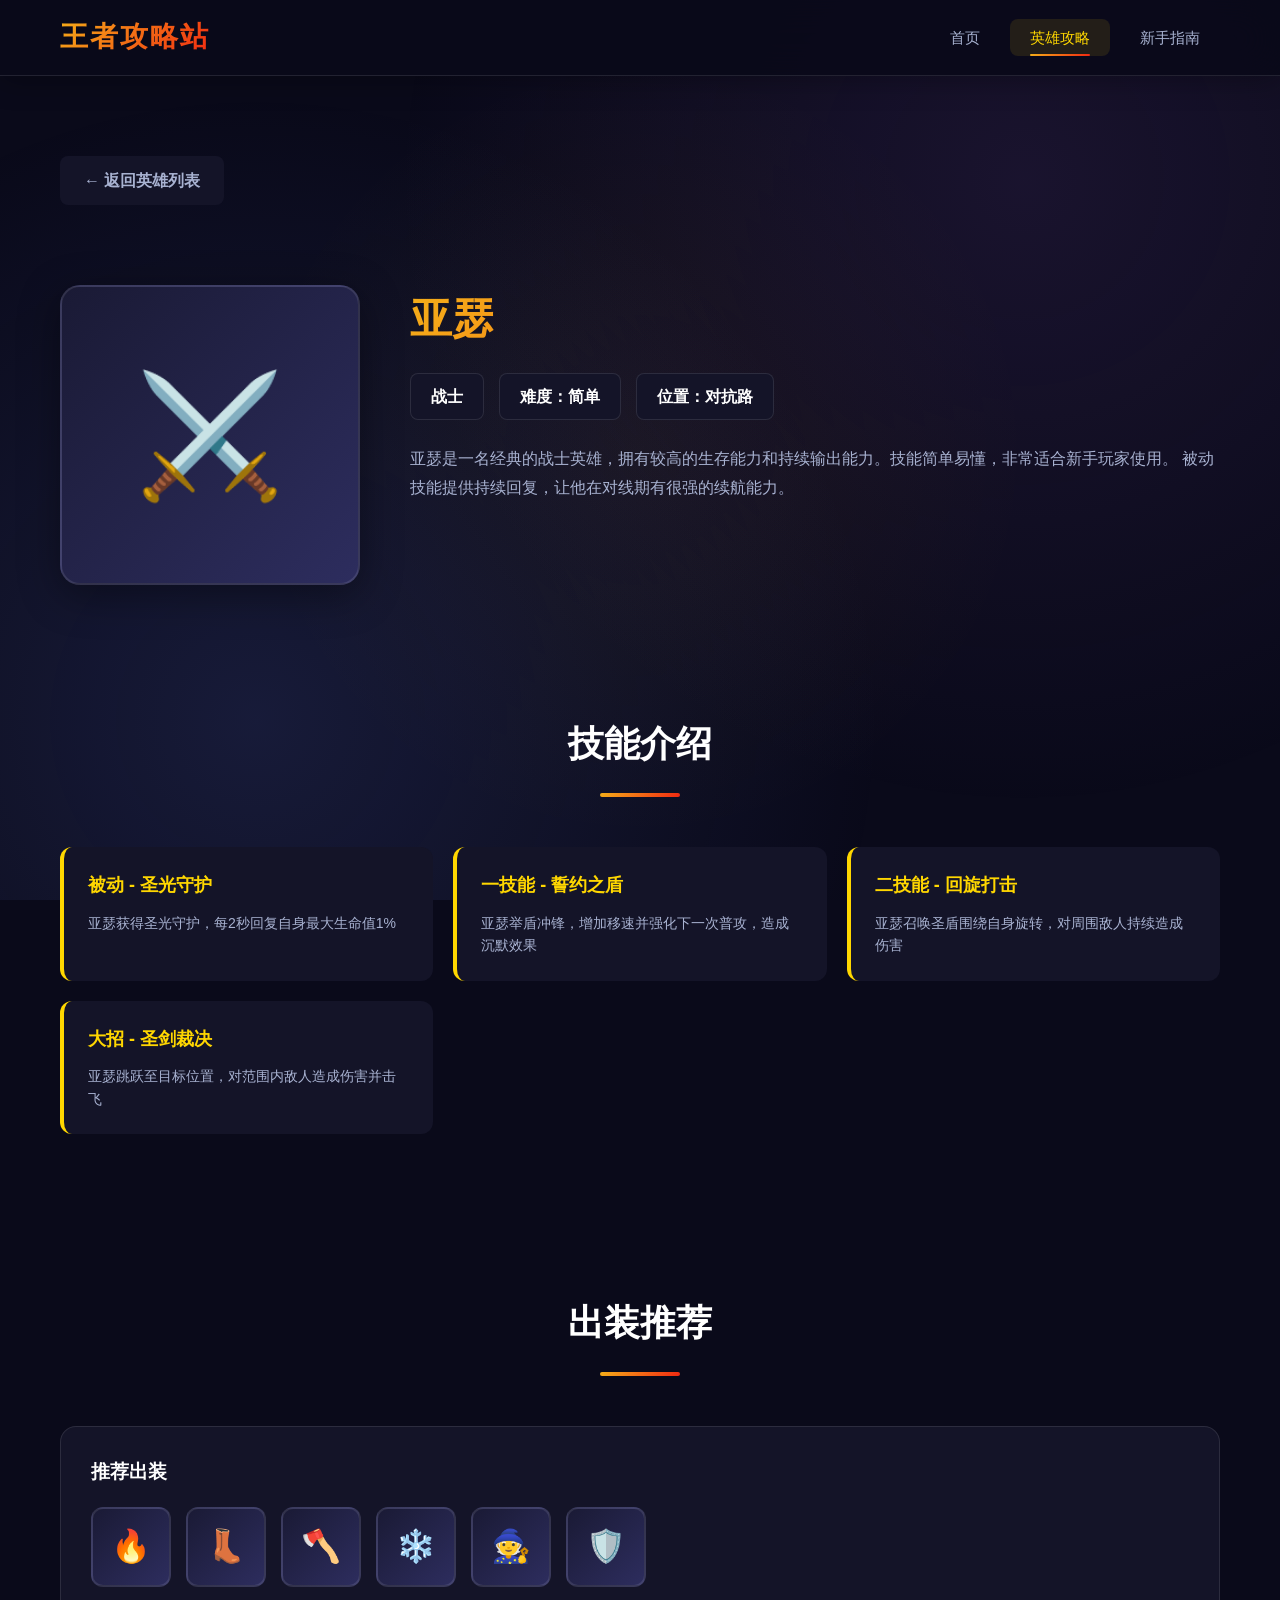
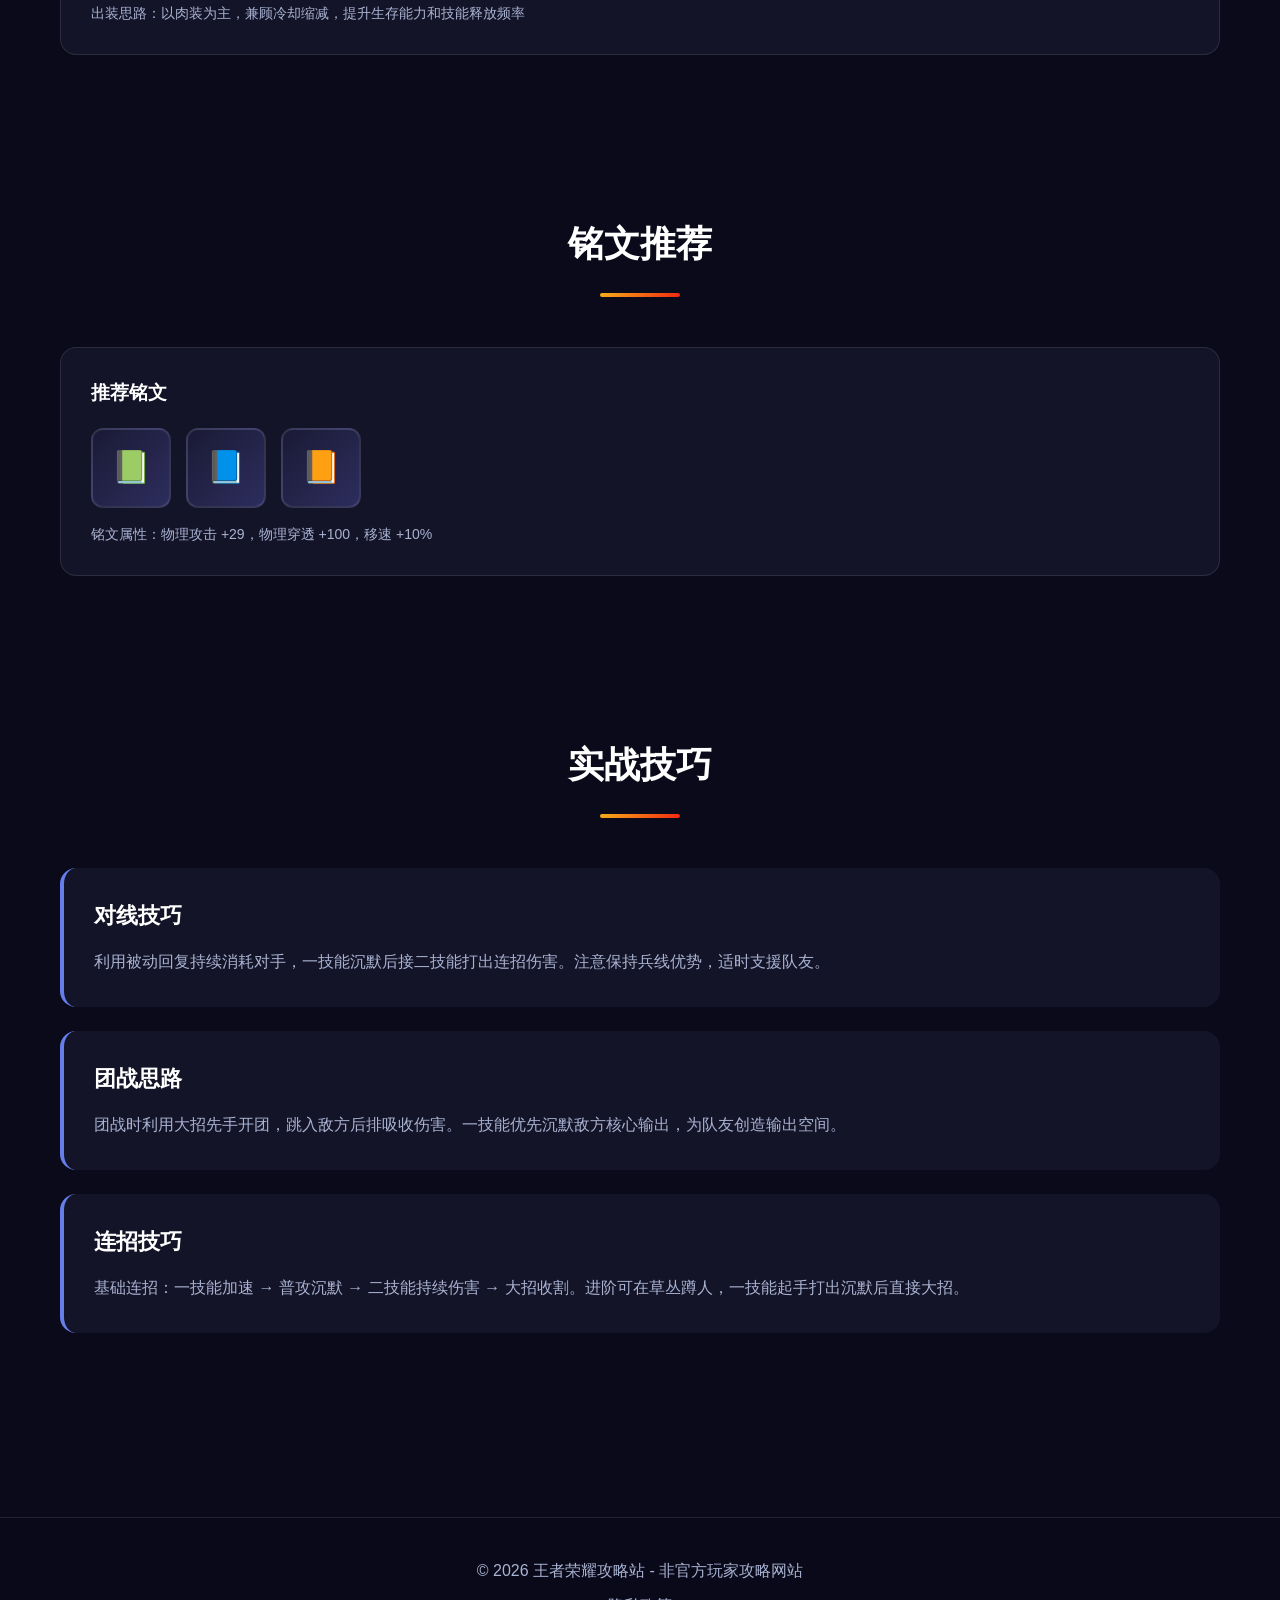
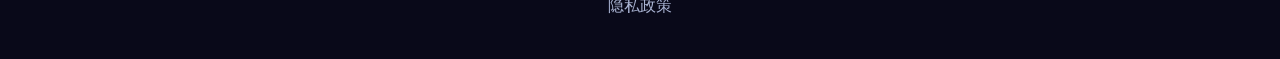
<file: hero-detail.html>
<!DOCTYPE html>
<html lang="zh-CN">
<head>
  <meta charset="UTF-8">
  <meta name="viewport" content="width=device-width, initial-scale=1.0">
  <title>英雄详情 - 王者荣耀攻略站</title>
  <link rel="stylesheet" href="css/style.css">
  <link rel="stylesheet" href="css/responsive.css">
  <!-- Google AdSense -->
  <script async src="https://pagead2.googlesyndication.com/pagead/js/adsbygoogle.js?client=ca-pub-你的发布商ID" crossorigin="anonymous"></script>
</head>
<body>
  <!-- 导航栏 -->
  <nav class="navbar">
    <div class="container">
      <div class="logo">王者<span>攻略站</span></div>
      <button class="mobile-menu-btn" onclick="toggleMenu()">☰</button>
      <ul class="nav-links">
        <li><a href="index.html">首页</a></li>
        <li><a href="heroes.html" class="active">英雄攻略</a></li>
        <li><a href="beginner.html">新手指南</a></li>
      </ul>
    </div>
  </nav>

  <!-- 内容区 -->
  <section class="section">
    <div class="container">
      <!-- 返回按钮 -->
      <a href="heroes.html" class="back-btn">← 返回英雄列表</a>

      <!-- 英雄头部信息 -->
      <div class="detail-header">
        <div class="detail-image" id="heroIcon">⚔️</div>
        <div class="detail-info">
          <h1 class="detail-title" id="heroName">亚瑟</h1>
          <div class="detail-meta">
            <span class="meta-item" id="heroRole">战士</span>
            <span class="meta-item" id="heroDifficulty">难度：简单</span>
            <span class="meta-item" id="heroLane">位置：对抗路</span>
          </div>
          <p class="detail-desc" id="heroDesc">
            亚瑟是一名经典的战士英雄，拥有较高的生存能力和持续输出能力。技能简单易懂，非常适合新手玩家使用。
            被动技能提供持续回复，让他在对线期有很强的续航能力。
          </p>
        </div>
      </div>

      <!-- 技能介绍 -->
      <div class="section">
        <h2 class="section-title">技能介绍</h2>
        <div class="skills-grid" id="skillsList">
          <div class="skill-card">
            <h4 class="skill-name">被动 - 圣光守护</h4>
            <p class="card-desc">亚瑟获得圣光守护，每2秒回复自身最大生命值1%</p>
          </div>
          <div class="skill-card">
            <h4 class="skill-name">一技能 - 誓约之盾</h4>
            <p class="card-desc">亚瑟举盾冲锋，增加移速并强化下一次普攻，造成沉默效果</p>
          </div>
          <div class="skill-card">
            <h4 class="skill-name">二技能 - 回旋打击</h4>
            <p class="card-desc">亚瑟召唤圣盾围绕自身旋转，对周围敌人持续造成伤害</p>
          </div>
          <div class="skill-card">
            <h4 class="skill-name">大招 - 圣剑裁决</h4>
            <p class="card-desc">亚瑟跳跃至目标位置，对范围内敌人造成伤害并击飞</p>
          </div>
        </div>
      </div>

      <!-- 出装推荐 -->
      <div class="section">
        <h2 class="section-title">出装推荐</h2>
        <div class="build-section">
          <h3 style="color: var(--accent-color); margin-bottom: 15px;">推荐出装</h3>
          <div class="build-items" id="buildItems">
            <div class="build-item" title="红莲斗篷">🔥</div>
            <div class="build-item" title="抵抗之靴">👢</div>
            <div class="build-item" title="暗影战斧">🪓</div>
            <div class="build-item" title="冰痕之握">❄️</div>
            <div class="build-item" title="魔女斗篷">🧙</div>
            <div class="build-item" title="不祥征兆">🛡️</div>
          </div>
          <p class="card-desc" style="margin-top: 15px;">出装思路：以肉装为主，兼顾冷却缩减，提升生存能力和技能释放频率</p>
        </div>
      </div>

      <!-- 铭文推荐 -->
      <div class="section">
        <h2 class="section-title">铭文推荐</h2>
        <div class="build-section">
          <h3 style="color: var(--accent-color); margin-bottom: 15px;">推荐铭文</h3>
          <div class="build-items">
            <div class="build-item" title="异变 x10">📗</div>
            <div class="build-item" title="鹰眼 x10">📘</div>
            <div class="build-item" title="隐匿 x10">📙</div>
          </div>
          <p class="card-desc" style="margin-top: 15px;">铭文属性：物理攻击 +29，物理穿透 +100，移速 +10%</p>
        </div>
      </div>

      <!-- 实战技巧 -->
      <div class="section">
        <h2 class="section-title">实战技巧</h2>
        <div class="guide-list">
          <div class="guide-item">
            <h3>对线技巧</h3>
            <p>利用被动回复持续消耗对手，一技能沉默后接二技能打出连招伤害。注意保持兵线优势，适时支援队友。</p>
          </div>
          <div class="guide-item">
            <h3>团战思路</h3>
            <p>团战时利用大招先手开团，跳入敌方后排吸收伤害。一技能优先沉默敌方核心输出，为队友创造输出空间。</p>
          </div>
          <div class="guide-item">
            <h3>连招技巧</h3>
            <p>基础连招：一技能加速 → 普攻沉默 → 二技能持续伤害 → 大招收割。进阶可在草丛蹲人，一技能起手打出沉默后直接大招。</p>
          </div>
        </div>
      </div>
    </div>
  </section>

  <!-- 页脚 -->
  <footer class="footer">
    <div class="container">
      <p>© 2026 王者荣耀攻略站 - 非官方玩家攻略网站</p>
      <p style="margin-top: 10px;">
        <a href="privacy.html" style="color: var(--text-secondary);">隐私政策</a>
      </p>
    </div>
  </footer>

  <script src="js/main.js"></script>
  <script>
    // 根据URL参数加载英雄数据
    document.addEventListener('DOMContentLoaded', function() {
      const urlParams = new URLSearchParams(window.location.search);
      const heroName = urlParams.get('hero');
      if (heroName) {
        loadHeroData(heroName);
      }
    });
  </script>
</body>
</html>
</file>
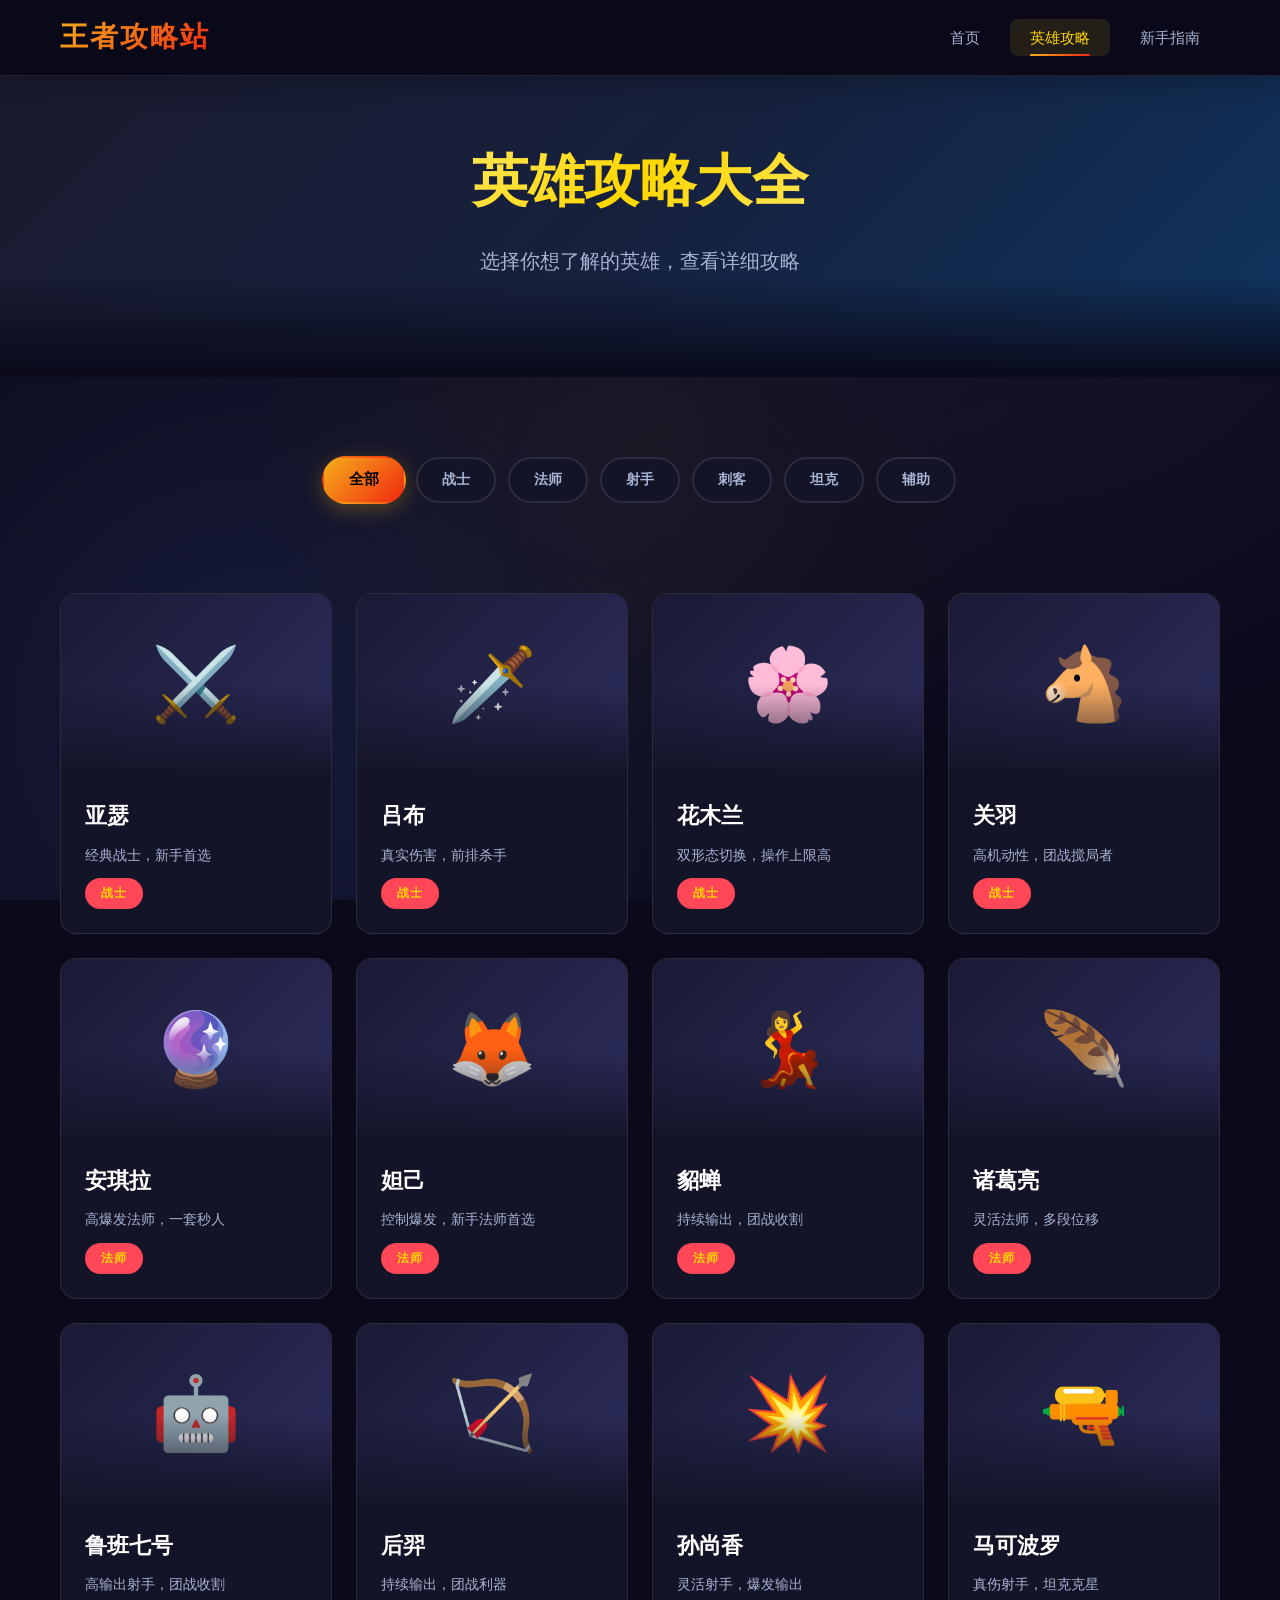
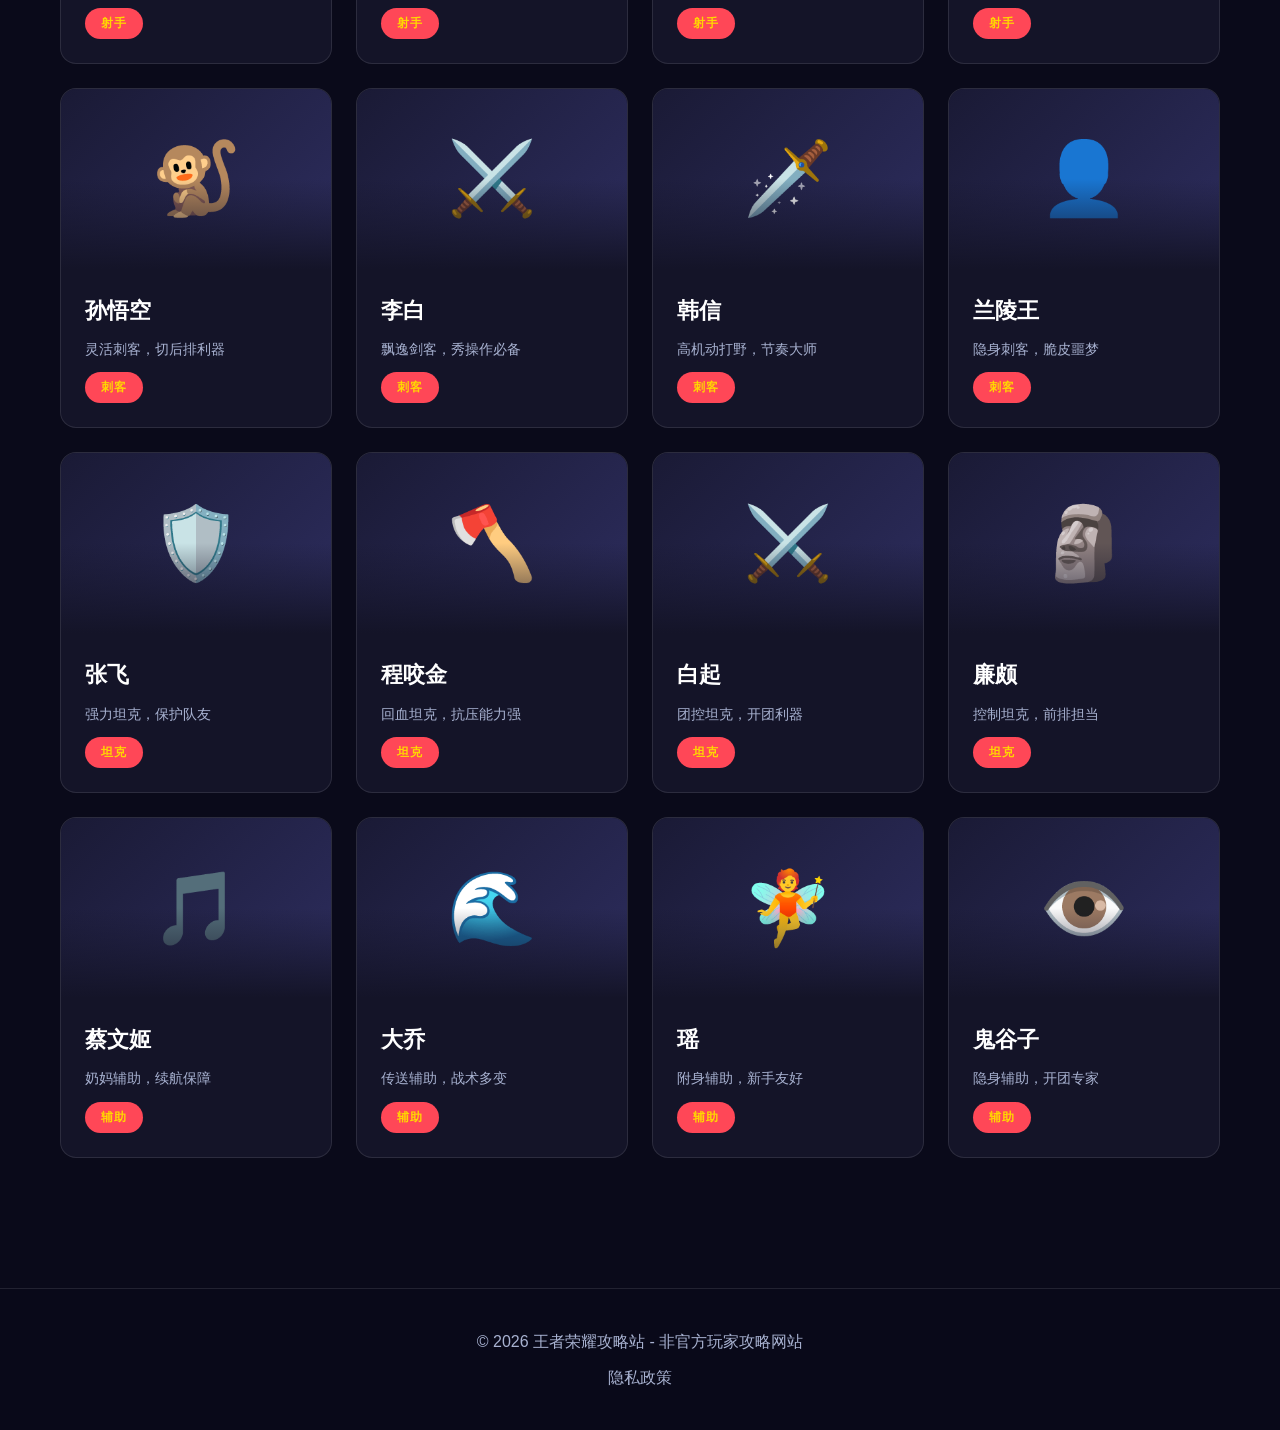
<file: heroes.html>
<!DOCTYPE html>
<html lang="zh-CN">
<head>
  <meta charset="UTF-8">
  <meta name="viewport" content="width=device-width, initial-scale=1.0">
  <title>英雄攻略 - 王者荣耀攻略站</title>
  <link rel="stylesheet" href="css/style.css">
  <link rel="stylesheet" href="css/responsive.css">
  <!-- Google AdSense -->
  <script async src="https://pagead2.googlesyndication.com/pagead/js/adsbygoogle.js?client=ca-pub-你的发布商ID" crossorigin="anonymous"></script>
</head>
<body>
  <!-- 导航栏 -->
  <nav class="navbar">
    <div class="container">
      <div class="logo">王者<span>攻略站</span></div>
      <button class="mobile-menu-btn" onclick="toggleMenu()">☰</button>
      <ul class="nav-links">
        <li><a href="index.html">首页</a></li>
        <li><a href="heroes.html" class="active">英雄攻略</a></li>
        <li><a href="beginner.html">新手指南</a></li>
      </ul>
    </div>
  </nav>

  <!-- 页面标题 -->
  <section class="hero-banner" style="padding: 60px 0;">
    <div class="container">
      <h1>英雄攻略大全</h1>
      <p>选择你想了解的英雄，查看详细攻略</p>
    </div>
  </section>

  <!-- 筛选标签 -->
  <section class="section">
    <div class="container">
      <div class="filter-tags">
        <button class="filter-tag active" onclick="filterHeroes('all')">全部</button>
        <button class="filter-tag" onclick="filterHeroes('战士')">战士</button>
        <button class="filter-tag" onclick="filterHeroes('法师')">法师</button>
        <button class="filter-tag" onclick="filterHeroes('射手')">射手</button>
        <button class="filter-tag" onclick="filterHeroes('刺客')">刺客</button>
        <button class="filter-tag" onclick="filterHeroes('坦克')">坦克</button>
        <button class="filter-tag" onclick="filterHeroes('辅助')">辅助</button>
      </div>

      <!-- 英雄列表 -->
      <div class="grid grid-4" id="heroList">
        <!-- 战士 -->
        <a href="hero-detail.html?hero=亚瑟" class="card hero-card" data-role="战士">
          <div class="card-image">⚔️</div>
          <div class="card-content">
            <h3 class="card-title">亚瑟</h3>
            <p class="card-desc">经典战士，新手首选</p>
            <span class="hero-role">战士</span>
          </div>
        </a>
        <a href="hero-detail.html?hero=吕布" class="card hero-card" data-role="战士">
          <div class="card-image">🗡️</div>
          <div class="card-content">
            <h3 class="card-title">吕布</h3>
            <p class="card-desc">真实伤害，前排杀手</p>
            <span class="hero-role">战士</span>
          </div>
        </a>
        <a href="hero-detail.html?hero=花木兰" class="card hero-card" data-role="战士">
          <div class="card-image">🌸</div>
          <div class="card-content">
            <h3 class="card-title">花木兰</h3>
            <p class="card-desc">双形态切换，操作上限高</p>
            <span class="hero-role">战士</span>
          </div>
        </a>
        <a href="hero-detail.html?hero=关羽" class="card hero-card" data-role="战士">
          <div class="card-image">🐴</div>
          <div class="card-content">
            <h3 class="card-title">关羽</h3>
            <p class="card-desc">高机动性，团战搅局者</p>
            <span class="hero-role">战士</span>
          </div>
        </a>

        <!-- 法师 -->
        <a href="hero-detail.html?hero=安琪拉" class="card hero-card" data-role="法师">
          <div class="card-image">🔮</div>
          <div class="card-content">
            <h3 class="card-title">安琪拉</h3>
            <p class="card-desc">高爆发法师，一套秒人</p>
            <span class="hero-role">法师</span>
          </div>
        </a>
        <a href="hero-detail.html?hero=妲己" class="card hero-card" data-role="法师">
          <div class="card-image">🦊</div>
          <div class="card-content">
            <h3 class="card-title">妲己</h3>
            <p class="card-desc">控制爆发，新手法师首选</p>
            <span class="hero-role">法师</span>
          </div>
        </a>
        <a href="hero-detail.html?hero=貂蝉" class="card hero-card" data-role="法师">
          <div class="card-image">💃</div>
          <div class="card-content">
            <h3 class="card-title">貂蝉</h3>
            <p class="card-desc">持续输出，团战收割</p>
            <span class="hero-role">法师</span>
          </div>
        </a>
        <a href="hero-detail.html?hero=诸葛亮" class="card hero-card" data-role="法师">
          <div class="card-image">🪶</div>
          <div class="card-content">
            <h3 class="card-title">诸葛亮</h3>
            <p class="card-desc">灵活法师，多段位移</p>
            <span class="hero-role">法师</span>
          </div>
        </a>

        <!-- 射手 -->
        <a href="hero-detail.html?hero=鲁班七号" class="card hero-card" data-role="射手">
          <div class="card-image">🤖</div>
          <div class="card-content">
            <h3 class="card-title">鲁班七号</h3>
            <p class="card-desc">高输出射手，团战收割</p>
            <span class="hero-role">射手</span>
          </div>
        </a>
        <a href="hero-detail.html?hero=后羿" class="card hero-card" data-role="射手">
          <div class="card-image">🏹</div>
          <div class="card-content">
            <h3 class="card-title">后羿</h3>
            <p class="card-desc">持续输出，团战利器</p>
            <span class="hero-role">射手</span>
          </div>
        </a>
        <a href="hero-detail.html?hero=孙尚香" class="card hero-card" data-role="射手">
          <div class="card-image">💥</div>
          <div class="card-content">
            <h3 class="card-title">孙尚香</h3>
            <p class="card-desc">灵活射手，爆发输出</p>
            <span class="hero-role">射手</span>
          </div>
        </a>
        <a href="hero-detail.html?hero=马可波罗" class="card hero-card" data-role="射手">
          <div class="card-image">🔫</div>
          <div class="card-content">
            <h3 class="card-title">马可波罗</h3>
            <p class="card-desc">真伤射手，坦克克星</p>
            <span class="hero-role">射手</span>
          </div>
        </a>

        <!-- 刺客 -->
        <a href="hero-detail.html?hero=孙悟空" class="card hero-card" data-role="刺客">
          <div class="card-image">🐒</div>
          <div class="card-content">
            <h3 class="card-title">孙悟空</h3>
            <p class="card-desc">灵活刺客，切后排利器</p>
            <span class="hero-role">刺客</span>
          </div>
        </a>
        <a href="hero-detail.html?hero=李白" class="card hero-card" data-role="刺客">
          <div class="card-image">⚔️</div>
          <div class="card-content">
            <h3 class="card-title">李白</h3>
            <p class="card-desc">飘逸剑客，秀操作必备</p>
            <span class="hero-role">刺客</span>
          </div>
        </a>
        <a href="hero-detail.html?hero=韩信" class="card hero-card" data-role="刺客">
          <div class="card-image">🗡️</div>
          <div class="card-content">
            <h3 class="card-title">韩信</h3>
            <p class="card-desc">高机动打野，节奏大师</p>
            <span class="hero-role">刺客</span>
          </div>
        </a>
        <a href="hero-detail.html?hero=兰陵王" class="card hero-card" data-role="刺客">
          <div class="card-image">👤</div>
          <div class="card-content">
            <h3 class="card-title">兰陵王</h3>
            <p class="card-desc">隐身刺客，脆皮噩梦</p>
            <span class="hero-role">刺客</span>
          </div>
        </a>

        <!-- 坦克 -->
        <a href="hero-detail.html?hero=张飞" class="card hero-card" data-role="坦克">
          <div class="card-image">🛡️</div>
          <div class="card-content">
            <h3 class="card-title">张飞</h3>
            <p class="card-desc">强力坦克，保护队友</p>
            <span class="hero-role">坦克</span>
          </div>
        </a>
        <a href="hero-detail.html?hero=程咬金" class="card hero-card" data-role="坦克">
          <div class="card-image">🪓</div>
          <div class="card-content">
            <h3 class="card-title">程咬金</h3>
            <p class="card-desc">回血坦克，抗压能力强</p>
            <span class="hero-role">坦克</span>
          </div>
        </a>
        <a href="hero-detail.html?hero=白起" class="card hero-card" data-role="坦克">
          <div class="card-image">⚔️</div>
          <div class="card-content">
            <h3 class="card-title">白起</h3>
            <p class="card-desc">团控坦克，开团利器</p>
            <span class="hero-role">坦克</span>
          </div>
        </a>
        <a href="hero-detail.html?hero=廉颇" class="card hero-card" data-role="坦克">
          <div class="card-image">🗿</div>
          <div class="card-content">
            <h3 class="card-title">廉颇</h3>
            <p class="card-desc">控制坦克，前排担当</p>
            <span class="hero-role">坦克</span>
          </div>
        </a>

        <!-- 辅助 -->
        <a href="hero-detail.html?hero=蔡文姬" class="card hero-card" data-role="辅助">
          <div class="card-image">🎵</div>
          <div class="card-content">
            <h3 class="card-title">蔡文姬</h3>
            <p class="card-desc">奶妈辅助，续航保障</p>
            <span class="hero-role">辅助</span>
          </div>
        </a>
        <a href="hero-detail.html?hero=大乔" class="card hero-card" data-role="辅助">
          <div class="card-image">🌊</div>
          <div class="card-content">
            <h3 class="card-title">大乔</h3>
            <p class="card-desc">传送辅助，战术多变</p>
            <span class="hero-role">辅助</span>
          </div>
        </a>
        <a href="hero-detail.html?hero=瑶" class="card hero-card" data-role="辅助">
          <div class="card-image">🧚</div>
          <div class="card-content">
            <h3 class="card-title">瑶</h3>
            <p class="card-desc">附身辅助，新手友好</p>
            <span class="hero-role">辅助</span>
          </div>
        </a>
        <a href="hero-detail.html?hero=鬼谷子" class="card hero-card" data-role="辅助">
          <div class="card-image">👁️</div>
          <div class="card-content">
            <h3 class="card-title">鬼谷子</h3>
            <p class="card-desc">隐身辅助，开团专家</p>
            <span class="hero-role">辅助</span>
          </div>
        </a>
      </div>
    </div>
  </section>

  <!-- 页脚 -->
  <footer class="footer">
    <div class="container">
      <p>© 2026 王者荣耀攻略站 - 非官方玩家攻略网站</p>
      <p style="margin-top: 10px;">
        <a href="privacy.html" style="color: var(--text-secondary);">隐私政策</a>
      </p>
    </div>
  </footer>

  <script src="js/main.js"></script>
</body>
</html>
</file>
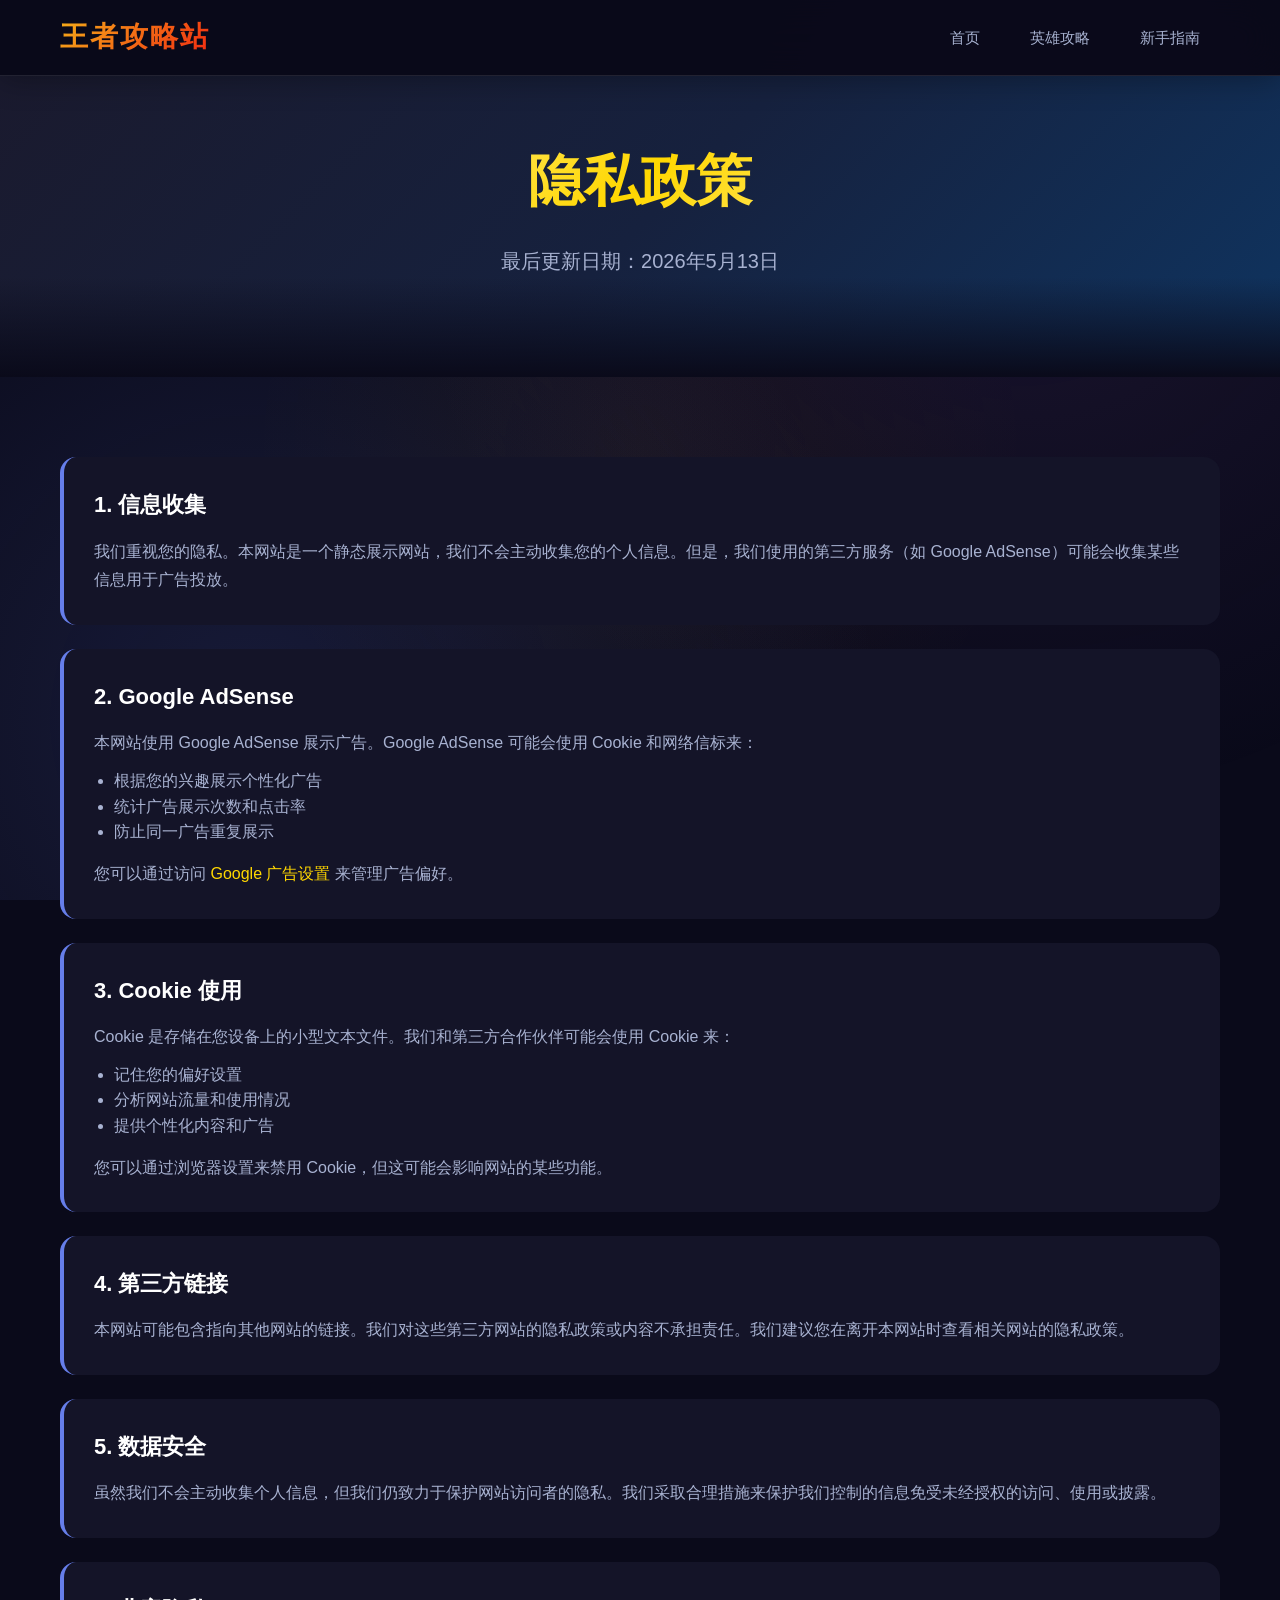
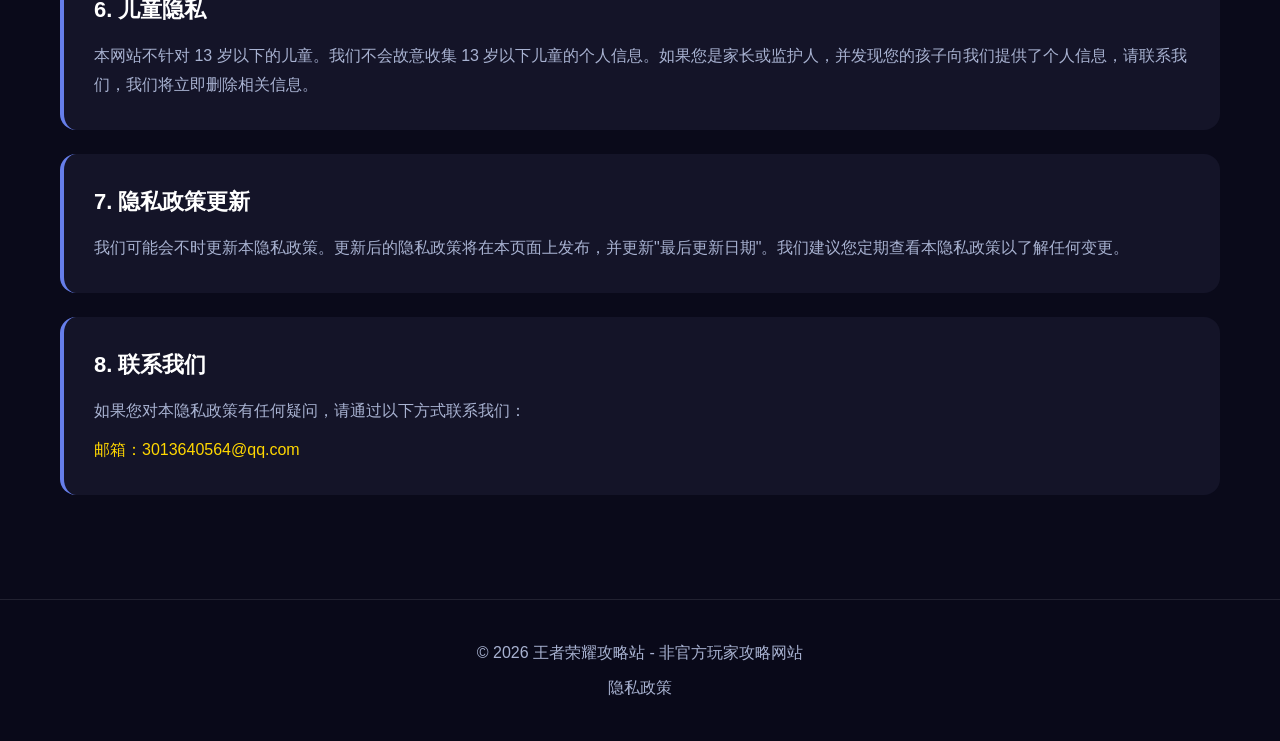
<file: privacy.html>
<!DOCTYPE html>
<html lang="zh-CN">
<head>
  <meta charset="UTF-8">
  <meta name="viewport" content="width=device-width, initial-scale=1.0">
  <title>隐私政策 - 王者荣耀攻略站</title>
  <link rel="stylesheet" href="css/style.css">
  <link rel="stylesheet" href="css/responsive.css">
  <!-- Google AdSense -->
  <script async src="https://pagead2.googlesyndication.com/pagead/js/adsbygoogle.js?client=ca-pub-你的发布商ID" crossorigin="anonymous"></script>
</head>
<body>
  <!-- 导航栏 -->
  <nav class="navbar">
    <div class="container">
      <div class="logo">王者<span>攻略站</span></div>
      <button class="mobile-menu-btn" onclick="toggleMenu()">☰</button>
      <ul class="nav-links">
        <li><a href="index.html">首页</a></li>
        <li><a href="heroes.html">英雄攻略</a></li>
        <li><a href="beginner.html">新手指南</a></li>
      </ul>
    </div>
  </nav>

  <!-- 页面标题 -->
  <section class="hero-banner" style="padding: 60px 0;">
    <div class="container">
      <h1>隐私政策</h1>
      <p>最后更新日期：2026年5月13日</p>
    </div>
  </section>

  <!-- 内容区 -->
  <section class="section">
    <div class="container">
      <div class="guide-list">
        <div class="guide-item">
          <h3>1. 信息收集</h3>
          <p>我们重视您的隐私。本网站是一个静态展示网站，我们不会主动收集您的个人信息。但是，我们使用的第三方服务（如 Google AdSense）可能会收集某些信息用于广告投放。</p>
        </div>

        <div class="guide-item">
          <h3>2. Google AdSense</h3>
          <p>本网站使用 Google AdSense 展示广告。Google AdSense 可能会使用 Cookie 和网络信标来：</p>
          <ul style="color: var(--text-secondary); margin-top: 10px; margin-left: 20px;">
            <li>根据您的兴趣展示个性化广告</li>
            <li>统计广告展示次数和点击率</li>
            <li>防止同一广告重复展示</li>
          </ul>
          <p style="margin-top: 15px;">您可以通过访问 <a href="https://www.google.com/settings/ads" target="_blank">Google 广告设置</a> 来管理广告偏好。</p>
        </div>

        <div class="guide-item">
          <h3>3. Cookie 使用</h3>
          <p>Cookie 是存储在您设备上的小型文本文件。我们和第三方合作伙伴可能会使用 Cookie 来：</p>
          <ul style="color: var(--text-secondary); margin-top: 10px; margin-left: 20px;">
            <li>记住您的偏好设置</li>
            <li>分析网站流量和使用情况</li>
            <li>提供个性化内容和广告</li>
          </ul>
          <p style="margin-top: 15px;">您可以通过浏览器设置来禁用 Cookie，但这可能会影响网站的某些功能。</p>
        </div>

        <div class="guide-item">
          <h3>4. 第三方链接</h3>
          <p>本网站可能包含指向其他网站的链接。我们对这些第三方网站的隐私政策或内容不承担责任。我们建议您在离开本网站时查看相关网站的隐私政策。</p>
        </div>

        <div class="guide-item">
          <h3>5. 数据安全</h3>
          <p>虽然我们不会主动收集个人信息，但我们仍致力于保护网站访问者的隐私。我们采取合理措施来保护我们控制的信息免受未经授权的访问、使用或披露。</p>
        </div>

        <div class="guide-item">
          <h3>6. 儿童隐私</h3>
          <p>本网站不针对 13 岁以下的儿童。我们不会故意收集 13 岁以下儿童的个人信息。如果您是家长或监护人，并发现您的孩子向我们提供了个人信息，请联系我们，我们将立即删除相关信息。</p>
        </div>

        <div class="guide-item">
          <h3>7. 隐私政策更新</h3>
          <p>我们可能会不时更新本隐私政策。更新后的隐私政策将在本页面上发布，并更新"最后更新日期"。我们建议您定期查看本隐私政策以了解任何变更。</p>
        </div>

        <div class="guide-item">
          <h3>8. 联系我们</h3>
          <p>如果您对本隐私政策有任何疑问，请通过以下方式联系我们：</p>
          <p style="margin-top: 10px; color: var(--accent-gold);">邮箱：3013640564@qq.com</p>
        </div>
      </div>
    </div>
  </section>

  <!-- 页脚 -->
  <footer class="footer">
    <div class="container">
      <p>© 2026 王者荣耀攻略站 - 非官方玩家攻略网站</p>
      <p style="margin-top: 10px;">
        <a href="privacy.html" style="color: var(--text-secondary);">隐私政策</a>
      </p>
    </div>
  </footer>

  <script src="js/main.js"></script>
</body>
</html>
</file>
<file: css/style.css>
/* 王者荣耀攻略网站样式 - 优化版 */

:root {
  --primary-gradient: linear-gradient(135deg, #667eea 0%, #764ba2 100%);
  --gold-gradient: linear-gradient(135deg, #f5af19 0%, #f12711 100%);
  --dark-bg: #0a0a1a;
  --card-bg: #141428;
  --card-hover: #1a1a35;
  --text-primary: #ffffff;
  --text-secondary: #a8b2d1;
  --accent-gold: #ffd700;
  --accent-red: #ff4757;
  --accent-blue: #667eea;
  --border-subtle: rgba(255, 255, 255, 0.1);
  --shadow-glow: 0 0 30px rgba(102, 126, 234, 0.3);
  --shadow-card: 0 10px 40px rgba(0, 0, 0, 0.4);
}

* {
  margin: 0;
  padding: 0;
  box-sizing: border-box;
}

body {
  font-family: 'Microsoft YaHei', 'PingFang SC', -apple-system, BlinkMacSystemFont, sans-serif;
  background: var(--dark-bg);
  color: var(--text-primary);
  line-height: 1.6;
  overflow-x: hidden;
}

/* 背景动画 */
body::before {
  content: '';
  position: fixed;
  top: 0;
  left: 0;
  width: 100%;
  height: 100%;
  background:
    radial-gradient(circle at 20% 80%, rgba(102, 126, 234, 0.15) 0%, transparent 50%),
    radial-gradient(circle at 80% 20%, rgba(118, 75, 162, 0.15) 0%, transparent 50%),
    radial-gradient(circle at 50% 50%, rgba(245, 175, 25, 0.05) 0%, transparent 50%);
  z-index: -1;
  animation: float 20s ease-in-out infinite;
}

@keyframes float {
  0%, 100% { transform: translateY(0) rotate(0deg); }
  33% { transform: translateY(-20px) rotate(1deg); }
  66% { transform: translateY(10px) rotate(-1deg); }
}

a {
  text-decoration: none;
  color: var(--accent-gold);
  transition: all 0.3s cubic-bezier(0.4, 0, 0.2, 1);
}

a:hover {
  color: #fff;
  text-shadow: 0 0 10px rgba(255, 215, 0, 0.5);
}

.container {
  max-width: 1200px;
  margin: 0 auto;
  padding: 0 20px;
}

/* 导航栏 */
.navbar {
  background: rgba(10, 10, 26, 0.95);
  backdrop-filter: blur(20px);
  -webkit-backdrop-filter: blur(20px);
  padding: 15px 0;
  position: sticky;
  top: 0;
  z-index: 1000;
  border-bottom: 1px solid var(--border-subtle);
  box-shadow: 0 4px 30px rgba(0, 0, 0, 0.3);
}

.navbar .container {
  display: flex;
  justify-content: space-between;
  align-items: center;
}

.logo {
  font-size: 28px;
  font-weight: 800;
  background: var(--gold-gradient);
  -webkit-background-clip: text;
  -webkit-text-fill-color: transparent;
  background-clip: text;
  text-shadow: none;
  letter-spacing: 2px;
}

.nav-links {
  display: flex;
  list-style: none;
  gap: 10px;
}

.nav-links a {
  color: var(--text-secondary);
  font-size: 15px;
  padding: 10px 20px;
  border-radius: 8px;
  transition: all 0.3s ease;
  position: relative;
  font-weight: 500;
}

.nav-links a::before {
  content: '';
  position: absolute;
  bottom: 0;
  left: 50%;
  transform: translateX(-50%);
  width: 0;
  height: 2px;
  background: var(--gold-gradient);
  transition: width 0.3s ease;
  border-radius: 2px;
}

.nav-links a:hover,
.nav-links a.active {
  color: var(--accent-gold);
  background: rgba(255, 215, 0, 0.1);
}

.nav-links a:hover::before,
.nav-links a.active::before {
  width: 60%;
}

/* Hero Banner */
.hero-banner {
  position: relative;
  padding: 120px 0 80px;
  text-align: center;
  overflow: hidden;
}

.hero-banner::before {
  content: '';
  position: absolute;
  top: 0;
  left: 0;
  width: 100%;
  height: 100%;
  background: linear-gradient(135deg, #1a1a2e 0%, #16213e 50%, #0f3460 100%);
  z-index: -1;
}

.hero-banner::after {
  content: '';
  position: absolute;
  bottom: 0;
  left: 0;
  width: 100%;
  height: 100px;
  background: linear-gradient(to top, var(--dark-bg), transparent);
  z-index: 1;
}

.hero-banner h1 {
  font-size: 56px;
  font-weight: 800;
  background: linear-gradient(135deg, #fff 0%, #ffd700 50%, #fff 100%);
  -webkit-background-clip: text;
  -webkit-text-fill-color: transparent;
  background-clip: text;
  margin-bottom: 20px;
  animation: shimmer 3s ease-in-out infinite;
  position: relative;
  z-index: 2;
}

@keyframes shimmer {
  0%, 100% { background-position: 0% 50%; }
  50% { background-position: 100% 50%; }
}

.hero-banner p {
  font-size: 20px;
  color: var(--text-secondary);
  max-width: 600px;
  margin: 0 auto 40px;
  position: relative;
  z-index: 2;
}

.btn {
  display: inline-flex;
  align-items: center;
  gap: 10px;
  padding: 16px 40px;
  background: var(--gold-gradient);
  color: #000;
  border: none;
  border-radius: 50px;
  font-size: 18px;
  font-weight: 700;
  cursor: pointer;
  transition: all 0.3s cubic-bezier(0.4, 0, 0.2, 1);
  position: relative;
  z-index: 2;
  overflow: hidden;
  box-shadow: 0 10px 30px rgba(245, 175, 25, 0.4);
}

.btn::before {
  content: '';
  position: absolute;
  top: 0;
  left: -100%;
  width: 100%;
  height: 100%;
  background: linear-gradient(90deg, transparent, rgba(255,255,255,0.3), transparent);
  transition: left 0.5s ease;
}

.btn:hover {
  transform: translateY(-3px) scale(1.05);
  box-shadow: 0 15px 40px rgba(245, 175, 25, 0.5);
}

.btn:hover::before {
  left: 100%;
}

/* 卡片通用样式 */
.card {
  background: var(--card-bg);
  border-radius: 16px;
  overflow: hidden;
  border: 1px solid var(--border-subtle);
  transition: all 0.4s cubic-bezier(0.4, 0, 0.2, 1);
  position: relative;
}

.card::before {
  content: '';
  position: absolute;
  top: 0;
  left: 0;
  width: 100%;
  height: 100%;
  background: linear-gradient(135deg, rgba(102, 126, 234, 0.1) 0%, rgba(118, 75, 162, 0.1) 100%);
  opacity: 0;
  transition: opacity 0.3s ease;
  z-index: 0;
}

.card:hover {
  transform: translateY(-10px);
  border-color: rgba(102, 126, 234, 0.3);
  box-shadow: var(--shadow-glow);
}

.card:hover::before {
  opacity: 1;
}

.card-image {
  width: 100%;
  height: 200px;
  background: var(--primary-gradient);
  display: flex;
  align-items: center;
  justify-content: center;
  font-size: 64px;
  position: relative;
  overflow: hidden;
}

.card-image::after {
  content: '';
  position: absolute;
  bottom: 0;
  left: 0;
  width: 100%;
  height: 50%;
  background: linear-gradient(to top, var(--card-bg), transparent);
}

.card-content {
  padding: 24px;
  position: relative;
  z-index: 1;
}

.card-title {
  font-size: 22px;
  font-weight: 700;
  color: var(--text-primary);
  margin-bottom: 10px;
}

.card-desc {
  color: var(--text-secondary);
  font-size: 14px;
  line-height: 1.6;
}

/* 网格布局 */
.grid {
  display: grid;
  gap: 24px;
  padding: 50px 0;
}

.grid-2 {
  grid-template-columns: repeat(2, 1fr);
}

.grid-3 {
  grid-template-columns: repeat(3, 1fr);
}

.grid-4 {
  grid-template-columns: repeat(4, 1fr);
}

/* Section 标题 */
.section {
  padding: 80px 0;
}

.section-title {
  text-align: center;
  font-size: 36px;
  font-weight: 800;
  color: var(--text-primary);
  margin-bottom: 50px;
  position: relative;
}

.section-title::after {
  content: '';
  display: block;
  width: 80px;
  height: 4px;
  background: var(--gold-gradient);
  margin: 20px auto;
  border-radius: 2px;
}

/* 标签筛选 */
.filter-tags {
  display: flex;
  justify-content: center;
  gap: 12px;
  margin-bottom: 40px;
  flex-wrap: wrap;
}

.filter-tag {
  padding: 12px 24px;
  background: var(--card-bg);
  border: 2px solid var(--border-subtle);
  border-radius: 50px;
  color: var(--text-secondary);
  cursor: pointer;
  transition: all 0.3s ease;
  font-weight: 600;
  font-size: 14px;
}

.filter-tag:hover,
.filter-tag.active {
  background: var(--gold-gradient);
  color: #000;
  border-color: transparent;
  transform: scale(1.05);
  box-shadow: 0 5px 20px rgba(245, 175, 25, 0.3);
}

/* 英雄卡片特殊样式 */
.hero-card {
  cursor: pointer;
}

.hero-card .card-image {
  height: 180px;
  font-size: 72px;
  background: linear-gradient(135deg, #1a1a35 0%, #2d2d5e 100%);
}

.hero-role {
  display: inline-block;
  padding: 6px 16px;
  background: var(--accent-red);
  border-radius: 20px;
  font-size: 12px;
  font-weight: 600;
  margin-top: 12px;
  letter-spacing: 1px;
}

/* 详情页 */
.detail-header {
  display: flex;
  gap: 50px;
  padding: 50px 0;
  align-items: flex-start;
}

.detail-image {
  width: 300px;
  height: 300px;
  background: linear-gradient(135deg, #1a1a35 0%, #2d2d5e 100%);
  border-radius: 20px;
  display: flex;
  align-items: center;
  justify-content: center;
  font-size: 120px;
  flex-shrink: 0;
  border: 2px solid var(--border-subtle);
  box-shadow: var(--shadow-card);
}

.detail-info {
  flex: 1;
}

.detail-title {
  font-size: 42px;
  font-weight: 800;
  background: var(--gold-gradient);
  -webkit-background-clip: text;
  -webkit-text-fill-color: transparent;
  background-clip: text;
  margin-bottom: 20px;
}

.detail-meta {
  display: flex;
  gap: 15px;
  margin-bottom: 25px;
  flex-wrap: wrap;
}

.meta-item {
  padding: 10px 20px;
  background: var(--card-bg);
  border-radius: 8px;
  font-weight: 600;
  border: 1px solid var(--border-subtle);
}

.detail-desc {
  color: var(--text-secondary);
  font-size: 16px;
  line-height: 1.8;
}

/* 技能展示 */
.skills-grid {
  display: grid;
  grid-template-columns: repeat(auto-fit, minmax(280px, 1fr));
  gap: 20px;
  margin-top: 30px;
}

.skill-card {
  background: var(--card-bg);
  padding: 24px;
  border-radius: 12px;
  border-left: 4px solid var(--accent-gold);
  transition: all 0.3s ease;
}

.skill-card:hover {
  transform: translateX(5px);
  border-left-color: var(--accent-red);
  box-shadow: 0 5px 20px rgba(0, 0, 0, 0.3);
}

.skill-name {
  color: var(--accent-gold);
  font-size: 18px;
  font-weight: 700;
  margin-bottom: 12px;
}

/* 出装推荐 */
.build-section {
  background: var(--card-bg);
  padding: 30px;
  border-radius: 16px;
  margin-top: 30px;
  border: 1px solid var(--border-subtle);
}

.build-items {
  display: flex;
  gap: 15px;
  flex-wrap: wrap;
  margin-top: 20px;
}

.build-item {
  width: 80px;
  height: 80px;
  background: linear-gradient(135deg, #1a1a35 0%, #2d2d5e 100%);
  border-radius: 12px;
  display: flex;
  align-items: center;
  justify-content: center;
  font-size: 32px;
  border: 2px solid var(--border-subtle);
  transition: all 0.3s ease;
  cursor: pointer;
}

.build-item:hover {
  transform: scale(1.1);
  border-color: var(--accent-gold);
  box-shadow: 0 0 20px rgba(255, 215, 0, 0.3);
}

/* 列表样式 */
.guide-list {
  list-style: none;
}

.guide-item {
  background: var(--card-bg);
  padding: 30px;
  border-radius: 16px;
  margin-bottom: 24px;
  border-left: 4px solid var(--accent-blue);
  transition: all 0.3s ease;
}

.guide-item:hover {
  transform: translateX(5px);
  border-left-color: var(--accent-gold);
  box-shadow: 0 10px 30px rgba(0, 0, 0, 0.3);
}

.guide-item h3 {
  color: var(--text-primary);
  font-size: 22px;
  font-weight: 700;
  margin-bottom: 15px;
}

.guide-item p {
  color: var(--text-secondary);
  line-height: 1.8;
}

/* 页脚 */
.footer {
  background: rgba(10, 10, 26, 0.95);
  padding: 40px 0;
  text-align: center;
  color: var(--text-secondary);
  border-top: 1px solid var(--border-subtle);
  backdrop-filter: blur(20px);
}

/* 返回按钮 */
.back-btn {
  display: inline-flex;
  align-items: center;
  gap: 10px;
  color: var(--text-secondary);
  margin-bottom: 30px;
  padding: 12px 24px;
  background: var(--card-bg);
  border-radius: 8px;
  font-weight: 600;
  transition: all 0.3s ease;
}

.back-btn:hover {
  color: var(--accent-gold);
  background: var(--card-hover);
  transform: translateX(-5px);
}

/* 移动端菜单 */
.mobile-menu-btn {
  display: none;
  background: none;
  border: none;
  color: var(--text-primary);
  font-size: 28px;
  cursor: pointer;
  padding: 10px;
}

/* 渐入动画 */
@keyframes fadeInUp {
  from {
    opacity: 0;
    transform: translateY(30px);
  }
  to {
    opacity: 1;
    transform: translateY(0);
  }
}

.card {
  animation: fadeInUp 0.6s ease forwards;
}

.card:nth-child(1) { animation-delay: 0.1s; }
.card:nth-child(2) { animation-delay: 0.2s; }
.card:nth-child(3) { animation-delay: 0.3s; }
.card:nth-child(4) { animation-delay: 0.4s; }
.card:nth-child(5) { animation-delay: 0.5s; }
.card:nth-child(6) { animation-delay: 0.6s; }
</file>
<file: css/responsive.css>
/* 响应式样式 - 优化版 */

/* 平板设备 */
@media (max-width: 1024px) {
  .grid-4 {
    grid-template-columns: repeat(2, 1fr);
  }

  .grid-3 {
    grid-template-columns: repeat(2, 1fr);
  }

  .detail-header {
    flex-direction: column;
    align-items: center;
    text-align: center;
  }

  .detail-image {
    width: 220px;
    height: 220px;
    font-size: 80px;
  }

  .detail-meta {
    justify-content: center;
  }

  .hero-banner h1 {
    font-size: 42px;
  }
}

/* 手机设备 */
@media (max-width: 768px) {
  .navbar .container {
    flex-direction: row;
    justify-content: space-between;
  }

  .mobile-menu-btn {
    display: block;
  }

  .nav-links {
    display: none;
    position: absolute;
    top: 100%;
    left: 0;
    width: 100%;
    background: rgba(10, 10, 26, 0.98);
    backdrop-filter: blur(20px);
    flex-direction: column;
    align-items: center;
    padding: 20px 0;
    gap: 5px;
    border-bottom: 1px solid var(--border-subtle);
  }

  .nav-links.active {
    display: flex;
  }

  .nav-links a {
    width: 90%;
    text-align: center;
    padding: 15px;
  }

  .hero-banner {
    padding: 80px 0 60px;
  }

  .hero-banner h1 {
    font-size: 32px;
  }

  .hero-banner p {
    font-size: 16px;
    padding: 0 20px;
  }

  .btn {
    padding: 14px 30px;
    font-size: 16px;
  }

  .section {
    padding: 60px 0;
  }

  .section-title {
    font-size: 28px;
    margin-bottom: 35px;
  }

  .grid-2,
  .grid-3,
  .grid-4 {
    grid-template-columns: 1fr;
  }

  .card-image {
    height: 160px;
    font-size: 56px;
  }

  .card-content {
    padding: 20px;
  }

  .card-title {
    font-size: 20px;
  }

  .detail-image {
    width: 180px;
    height: 180px;
    font-size: 64px;
  }

  .detail-title {
    font-size: 32px;
  }

  .detail-meta {
    flex-direction: column;
    align-items: center;
  }

  .build-items {
    justify-content: center;
  }

  .build-item {
    width: 65px;
    height: 65px;
    font-size: 28px;
  }

  .skills-grid {
    grid-template-columns: 1fr;
  }

  .guide-item {
    padding: 24px;
  }

  .guide-item h3 {
    font-size: 20px;
  }
}

/* 小屏手机 */
@media (max-width: 480px) {
  .container {
    padding: 0 16px;
  }

  .hero-banner h1 {
    font-size: 26px;
  }

  .filter-tags {
    gap: 10px;
  }

  .filter-tag {
    padding: 10px 18px;
    font-size: 13px;
  }

  .detail-header {
    gap: 30px;
  }

  .detail-image {
    width: 150px;
    height: 150px;
    font-size: 52px;
  }

  .detail-title {
    font-size: 28px;
  }

  .skill-card {
    padding: 20px;
  }

  .build-section {
    padding: 24px;
  }
}
</file>
